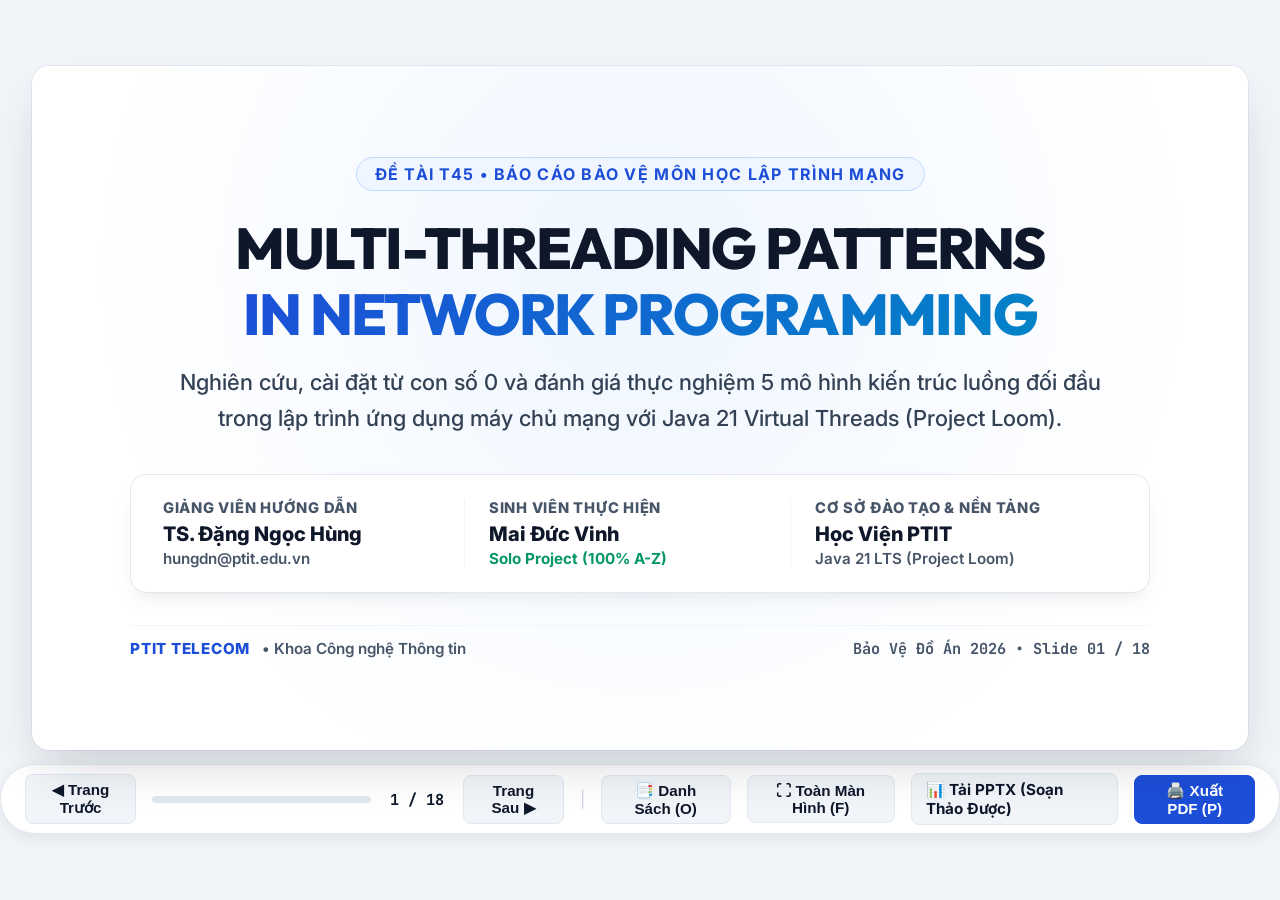
<file: docs/slides.html>
<!DOCTYPE html>
<html lang="vi">
<head>
    <meta charset="UTF-8">
    <meta name="viewport" content="width=device-width, initial-scale=1.0">
    <title>Báo Cáo Đề Tài T45: Multi-Threading Patterns in Network Programming - PTIT</title>
    <link rel="preconnect" href="https://fonts.googleapis.com">
    <link rel="preconnect" href="https://fonts.gstatic.com" crossorigin>
    <link href="https://fonts.googleapis.com/css2?family=Inter:wght@400;500;600;700;800&family=Outfit:wght@600;700;800&family=JetBrains+Mono:wght@500;700&display=swap" rel="stylesheet">
    <style>
        :root {
            --bg-page: #F1F5F9;
            --bg-slide: #FFFFFF;
            --text-main: #0F172A;
            --text-muted: #334155;
            --text-light: #475569;
            --primary: #1D4ED8;
            --primary-light: #EFF6FF;
            --accent-cyan: #0284C7;
            --accent-green: #059669;
            --accent-green-light: #ECFDF5;
            --accent-amber: #D97706;
            --accent-amber-light: #FFFBEB;
            --accent-rose: #E11D48;
            --accent-rose-light: #FFF1F2;
            --accent-purple: #7C3AED;
            --accent-purple-light: #F5F3FF;
            --border-color: #E2E8F0;
            --border-focus: #3B82F6;
            --card-shadow: 0 10px 25px -5px rgba(15, 23, 42, 0.06), 0 8px 10px -6px rgba(15, 23, 42, 0.04);
            --slide-ratio: 16 / 9;
        }

        * {
            box-sizing: border-box;
            margin: 0;
            padding: 0;
        }

        body {
            font-family: 'Inter', system-ui, -apple-system, sans-serif;
            background-color: var(--bg-page);
            color: var(--text-main);
            overflow: hidden;
            height: 100vh;
            width: 100vw;
            display: flex;
            flex-direction: column;
            justify-content: center;
            align-items: center;
            user-select: none;
        }

        /* KHUNG CHỨA SLIDE CHUẨN 16:9 */
        .slide-deck {
            position: relative;
            width: 95vw;
            max-width: 1720px;
            aspect-ratio: var(--slide-ratio);
            background: var(--bg-slide);
            border-radius: 18px;
            box-shadow: 0 25px 50px -12px rgba(15, 23, 42, 0.18), 0 0 0 1px var(--border-color);
            overflow: hidden;
            display: flex;
            flex-direction: column;
        }

        .slide {
            position: absolute;
            inset: 0;
            padding: 24px 44px 16px 44px;
            display: none;
            flex-direction: column;
            background: #FFFFFF;
            opacity: 0;
            transition: opacity 0.25s ease-in-out;
        }

        .slide.active {
            display: flex;
            opacity: 1;
            z-index: 10;
        }

        /* HEADER SLIDE */
        .slide-header {
            display: flex;
            justify-content: space-between;
            align-items: flex-start;
            margin-bottom: 10px;
            border-bottom: 2px solid #F1F5F9;
            padding-bottom: 8px;
        }

        .header-title-box {
            display: flex;
            flex-direction: column;
            gap: 4px;
        }

        .slide-badge {
            display: inline-flex;
            align-items: center;
            gap: 6px;
            font-size: 1.05rem;
            font-weight: 800;
            text-transform: uppercase;
            letter-spacing: 0.08em;
            color: var(--primary);
            background: var(--primary-light);
            padding: 5px 16px;
            border-radius: 9999px;
            width: fit-content;
            margin-bottom: 3px;
        }

        .slide-title {
            font-family: 'Outfit', sans-serif;
            font-size: 2.65rem;
            font-weight: 800;
            color: var(--text-main);
            letter-spacing: -0.02em;
            line-height: 1.15;
        }

        .slide-subtitle {
            font-size: 1.30rem;
            color: #1E293B;
            font-weight: 600;
        }

        .header-meta {
            font-family: 'JetBrains Mono', monospace;
            font-size: 1.15rem;
            font-weight: 800;
            color: #475569;
            background: #F8FAFC;
            padding: 6px 16px;
            border-radius: 8px;
            border: 1px solid var(--border-color);
        }

        /* NỘI DUNG CHÍNH CỦA SLIDE */
        .slide-content {
            flex: 1;
            display: flex;
            flex-direction: column;
            justify-content: flex-start;
            gap: 16px;
            min-height: 0;
            overflow: hidden;
        }

        /* BỐ CỤC LƯỚI & CỘT */
        .grid-2 {
            display: grid;
            grid-template-columns: 1fr 1fr;
            gap: 24px;
            align-items: stretch;
            flex: 1;
            min-height: 0;
            height: 100%;
        }

        .grid-3 {
            display: grid;
            grid-template-columns: repeat(3, 1fr);
            gap: 20px;
            align-items: stretch;
            flex: 1;
            min-height: 0;
            height: 100%;
        }

        .grid-4 {
            display: grid;
            grid-template-columns: repeat(4, 1fr);
            gap: 16px;
            flex: 1;
            min-height: 0;
        }

        .grid-5 {
            display: grid;
            grid-template-columns: repeat(5, 1fr);
            gap: 14px;
            flex: 1;
            min-height: 0;
        }

        /* CARDS GIAO DIỆN SÁNG CAO CẤP */
        .card {
            background: #FFFFFF;
            border: 1.5px solid var(--border-color);
            border-radius: 14px;
            padding: 16px 20px;
            box-shadow: var(--card-shadow);
            display: flex;
            flex-direction: column;
            gap: 10px;
            position: relative;
            height: 100%;
            min-height: 0;
        }

        .card.primary-accent {
            border-top: 5px solid var(--primary);
            background: linear-gradient(180deg, #F8FAFF 0%, #FFFFFF 30%);
        }

        .card.green-accent {
            border-top: 5px solid var(--accent-green);
            background: linear-gradient(180deg, #F0FDF4 0%, #FFFFFF 30%);
        }

        .card.rose-accent {
            border-top: 5px solid var(--accent-rose);
            background: linear-gradient(180deg, #FFF1F2 0%, #FFFFFF 30%);
        }

        .card.amber-accent {
            border-top: 5px solid var(--accent-amber);
            background: linear-gradient(180deg, #FFFBEB 0%, #FFFFFF 30%);
        }

        .card.purple-accent {
            border-top: 5px solid var(--accent-purple);
            background: linear-gradient(180deg, #FAF5FF 0%, #FFFFFF 30%);
        }

        .card-title {
            font-family: 'Outfit', sans-serif;
            font-size: 1.45rem;
            font-weight: 800;
            color: var(--text-main);
            display: flex;
            align-items: center;
            gap: 10px;
            line-height: 1.25;
        }

        .card-body {
            font-size: 1.15rem;
            color: #1E293B;
            font-weight: 500;
            line-height: 1.5;
            flex: 1;
            display: flex;
            flex-direction: column;
            gap: 8px;
        }

        .card-body ul {
            padding-left: 20px;
            display: flex;
            flex-direction: column;
            gap: 14px;
            flex: 1;
            justify-content: space-around;
        }

        .card-body li {
            font-size: 1.12rem;
            line-height: 1.55;
            color: #334155;
        }

        .card-body li strong {
            color: var(--text-main);
            font-weight: 800;
        }

        /* HIGHLIGHT CALLOUT BOX */
        .callout {
            background: #F8FAFC;
            border-left: 5px solid var(--primary);
            padding: 16px 22px;
            border-radius: 0 12px 12px 0;
            font-size: 1.12rem;
            color: #1E293B;
            font-weight: 500;
            line-height: 1.55;
            display: flex;
            align-items: flex-start;
            gap: 12px;
            margin-top: auto;
        }

        .callout.danger {
            background: var(--accent-rose-light);
            border-left-color: var(--accent-rose);
            color: #9F1239;
        }

        .callout.success {
            background: var(--accent-green-light);
            border-left-color: var(--accent-green);
            color: #065F46;
        }

        .callout.warning {
            background: var(--accent-amber-light);
            border-left-color: var(--accent-amber);
            color: #92400E;
        }

        /* METRIC BIG NUMBERS */
        .metric-banner {
            display: flex;
            align-items: center;
            justify-content: space-between;
            background: #F8FAFC;
            border: 1px solid var(--border-color);
            border-radius: 14px;
            padding: 18px 24px;
        }

        .metric-item {
            text-align: center;
            flex: 1;
        }

        .metric-value {
            font-family: 'Outfit', sans-serif;
            font-size: 2.3rem;
            font-weight: 800;
            color: var(--primary);
            line-height: 1.1;
        }

        .metric-value.green { color: var(--accent-green); }
        .metric-value.rose { color: var(--accent-rose); }
        .metric-value.purple { color: var(--accent-purple); }

        .metric-label {
            font-size: 0.92rem;
            font-weight: 700;
            color: #475569;
            text-transform: uppercase;
            letter-spacing: 0.05em;
            margin-top: 4px;
        }

        /* BẢNG BIỂU HIỂN THỊ DỮ LIỆU ĐẸP MẮT */
        .slide-table {
            width: 100%;
            border-collapse: collapse;
            font-size: 1.05rem;
            background: #FFFFFF;
            border-radius: 12px;
            overflow: hidden;
            box-shadow: 0 2px 8px rgba(0,0,0,0.03);
            border: 1.5px solid var(--border-color);
        }

        .slide-table th {
            background: #F8FAFC;
            color: var(--text-main);
            font-weight: 800;
            text-align: left;
            padding: 14px 18px;
            border-bottom: 2px solid var(--border-color);
            font-size: 1.12rem;
            text-transform: uppercase;
            letter-spacing: 0.04em;
        }

        .slide-table td {
            padding: 14px 18px;
            border-bottom: 1px solid #F1F5F9;
            color: #1E293B;
            font-weight: 500;
            vertical-align: middle;
            font-size: 1.15rem;
            line-height: 1.4;
        }

        .slide-table tr:last-child td {
            border-bottom: none;
        }

        .slide-table tr:hover td {
            background-color: #F8FAFC;
        }

        .slide-table .highlight-col {
            background-color: #F0FDF4;
            font-weight: 800;
            color: #166534;
        }

        /* THÀNH PHẦN ĐỒ HỌA TRỰC QUAN (VISUAL ARCHITECTURE & FLOWS) */
        .visual-arch-container {
            display: flex;
            flex-direction: column;
            gap: 16px;
            align-items: center;
            width: 100%;
        }

        .client-traffic-pill {
            display: flex;
            align-items: center;
            gap: 14px;
            background: linear-gradient(135deg, #1E40AF 0%, #0284C7 100%);
            color: #FFFFFF;
            padding: 12px 28px;
            border-radius: 9999px;
            box-shadow: 0 8px 20px rgba(30, 64, 175, 0.25);
            font-size: 1.05rem;
            max-width: 860px;
            width: 100%;
            justify-content: center;
        }

        .client-traffic-pill .pill-icon {
            font-size: 1.5rem;
        }

        .client-traffic-pill strong {
            font-family: 'Outfit', sans-serif;
            font-size: 1.15rem;
            letter-spacing: 0.02em;
        }

        .arch-branches {
            display: grid;
            grid-template-columns: repeat(5, 1fr);
            gap: 14px;
            width: 100%;
        }

        .arch-card {
            background: #FFFFFF;
            border: 1.5px solid var(--border-color);
            border-radius: 14px;
            padding: 16px 14px;
            display: flex;
            flex-direction: column;
            align-items: center;
            text-align: center;
            gap: 10px;
            box-shadow: var(--card-shadow);
            position: relative;
            transition: transform 0.2s;
        }

        .arch-card:hover {
            transform: translateY(-3px);
        }

        .arch-badge {
            font-size: 0.85rem;
            font-weight: 800;
            padding: 4px 10px;
            border-radius: 9999px;
            letter-spacing: 0.05em;
        }

        .arch-badge.gray { background: #F1F5F9; color: #475569; }
        .arch-badge.red { background: #FFF1F2; color: #E11D48; }
        .arch-badge.amber { background: #FFFBEB; color: #D97706; }
        .arch-badge.purple { background: #FAF5FF; color: #7C3AED; }
        .arch-badge.green { background: #ECFDF5; color: #059669; }

        .arch-title {
            font-family: 'Outfit', sans-serif;
            font-size: 1.15rem;
            font-weight: 800;
            color: var(--text-main);
            line-height: 1.25;
        }

        .arch-icon {
            font-size: 2.0rem;
            margin: 2px 0;
        }

        .arch-desc {
            font-size: 0.92rem;
            color: #334155;
            font-weight: 500;
            line-height: 1.45;
            flex: 1;
        }

        .arch-stat {
            font-family: 'Outfit', sans-serif;
            font-size: 1.02rem;
            font-weight: 800;
            padding: 6px 10px;
            border-radius: 8px;
            width: 100%;
            background: #F8FAFC;
            color: var(--text-main);
            border: 1px solid var(--border-color);
        }

        .arch-stat.green {
            background: #ECFDF5;
            color: #047857;
            border-color: #A7F3D0;
        }

        /* PIPELINE FLOW CARDS */
        .flow-pipeline {
            display: flex;
            align-items: center;
            justify-content: space-between;
            gap: 12px;
            background: #F8FAFC;
            padding: 16px 20px;
            border-radius: 14px;
            border: 1px solid var(--border-color);
            width: 100%;
        }

        .flow-step-box {
            flex: 1;
            background: #FFFFFF;
            border: 1px solid var(--border-color);
            border-radius: 10px;
            padding: 12px 14px;
            display: flex;
            flex-direction: column;
            gap: 4px;
            box-shadow: 0 2px 6px rgba(0,0,0,0.02);
            text-align: center;
        }

        .flow-step-box .step-tag {
            font-size: 0.85rem;
            font-weight: 800;
            color: var(--primary);
            text-transform: uppercase;
        }

        .flow-step-box .step-title {
            font-family: 'Outfit', sans-serif;
            font-size: 1.15rem;
            font-weight: 800;
            color: var(--text-main);
        }

        .flow-step-box .step-desc {
            font-size: 0.94rem;
            font-weight: 500;
            color: #334155;
        }

        .flow-arrow-icon {
            font-size: 1.4rem;
            color: #94A3B8;
            font-weight: 700;
        }

        /* BAR CHART SO SÁNH TRỰC QUAN */
        .visual-bar-chart {
            display: flex;
            flex-direction: column;
            gap: 12px;
            width: 100%;
            background: #FFFFFF;
            padding: 18px 24px;
            border-radius: 14px;
            border: 1.5px solid var(--border-color);
            box-shadow: var(--card-shadow);
        }

        .bar-chart-row {
            display: grid;
            grid-template-columns: 265px 1fr 165px;
            align-items: center;
            gap: 16px;
        }

        .bar-label {
            font-size: 1.12rem;
            font-weight: 700;
            color: var(--text-main);
            display: flex;
            align-items: center;
            gap: 8px;
        }

        .bar-track {
            background: #F1F5F9;
            height: 26px;
            border-radius: 8px;
            overflow: hidden;
            position: relative;
        }

        .bar-fill {
            height: 100%;
            border-radius: 8px;
            transition: width 0.3s ease;
        }

        .bar-fill.gray { background: #94A3B8; }
        .bar-fill.red { background: var(--accent-rose); }
        .bar-fill.amber { background: var(--accent-amber); }
        .bar-fill.purple { background: var(--accent-purple); }
        .bar-fill.green { background: linear-gradient(90deg, #10B981, #059669); }

        .bar-val {
            font-family: 'Outfit', sans-serif;
            font-size: 1.25rem;
            font-weight: 800;
            color: var(--text-main);
            text-align: right;
        }

        /* BENTO DESIGN SYSTEM */
        .bento-box {
            background: #FFFFFF;
            border: 1.5px solid var(--border-color);
            border-radius: 14px;
            padding: 16px 20px;
            box-shadow: var(--card-shadow);
            display: flex;
            flex-direction: column;
            gap: 10px;
            flex: 1;
            min-height: 0;
            transition: transform 0.2s, box-shadow 0.2s;
        }

        .bento-box.blue-theme {
            border-top: 5px solid var(--primary);
            background: linear-gradient(180deg, #F8FAFF 0%, #FFFFFF 25%);
        }

        .bento-box.rose-theme {
            border-top: 5px solid var(--accent-rose);
            background: linear-gradient(180deg, #FFF5F6 0%, #FFFFFF 25%);
        }

        .bento-box.green-theme {
            border-top: 5px solid var(--accent-green);
            background: linear-gradient(180deg, #F0FDF4 0%, #FFFFFF 25%);
        }

        .bento-box.amber-theme {
            border-top: 5px solid var(--accent-amber);
            background: linear-gradient(180deg, #FFFBEB 0%, #FFFFFF 25%);
        }

        .bento-box.purple-theme {
            border-top: 5px solid var(--accent-purple);
            background: linear-gradient(180deg, #FAF5FF 0%, #FFFFFF 25%);
        }

        .bento-header {
            display: flex;
            justify-content: space-between;
            align-items: center;
            border-bottom: 1px solid #F1F5F9;
            padding-bottom: 8px;
        }

        .bento-title-group {
            display: flex;
            align-items: center;
            gap: 12px;
        }

        .bento-icon {
            font-size: 1.8rem;
        }

        .bento-title {
            font-family: 'Outfit', sans-serif;
            font-size: 1.65rem;
            font-weight: 800;
            color: var(--text-main);
            line-height: 1.2;
        }

        .bento-subtitle {
            font-size: 1.12rem;
            color: #334155;
            font-weight: 600;
            margin-top: 2px;
        }

        .bento-badge {
            font-size: 0.98rem;
            font-weight: 800;
            padding: 5px 14px;
            border-radius: 9999px;
            letter-spacing: 0.05em;
            text-transform: uppercase;
        }

        .bento-badge.blue { background: #EFF6FF; color: #1D4ED8; border: 1px solid #BFDBFE; }
        .bento-badge.rose { background: #FFF1F2; color: #E11D48; border: 1px solid #FECDD3; }
        .bento-badge.green { background: #ECFDF5; color: #059669; border: 1px solid #A7F3D0; }
        .bento-badge.amber { background: #FFFBEB; color: #D97706; border: 1px solid #FDE68A; }
        .bento-badge.purple { background: #FAF5FF; color: #7C3AED; border: 1px solid #DDD6FE; }

        .diagram-strip {
            background: #F8FAFC;
            border: 1px solid var(--border-color);
            border-radius: 12px;
            padding: 12px 14px;
            display: flex;
            flex-direction: column;
            gap: 6px;
        }

        .strip-label {
            font-size: 0.96rem;
            font-weight: 800;
            color: #1E293B;
            text-transform: uppercase;
            letter-spacing: 0.05em;
        }

        .timeline-visual-modern {
            display: flex;
            height: 46px;
            border-radius: 8px;
            overflow: hidden;
            font-size: 1.02rem;
            font-weight: 800;
            color: #FFFFFF;
            text-align: center;
        }

        .time-block {
            display: flex;
            flex-direction: column;
            align-items: center;
            justify-content: center;
            line-height: 1.2;
        }

        .time-block.active {
            background: #10B981;
            padding: 0 14px;
            font-size: 0.92rem;
        }

        .time-block.active span {
            font-size: 0.78rem;
            font-weight: 700;
            opacity: 0.95;
        }

        .time-block.wait {
            background: repeating-linear-gradient(45deg, #F59E0B, #F59E0B 10px, #D97706 10px, #D97706 20px);
            flex: 1;
            font-size: 0.92rem;
            font-weight: 800;
            text-shadow: 0 1px 2px rgba(0,0,0,0.3);
        }

        .time-block.busy {
            background: linear-gradient(90deg, #E11D48, #BE123C);
            flex: 1;
            font-size: 0.94rem;
            font-weight: 800;
            text-shadow: 0 1px 2px rgba(0,0,0,0.3);
        }

        .bento-subgrid {
            display: grid;
            grid-template-columns: 1fr 1fr;
            gap: 12px;
        }

        .metric-callout-row {
            display: grid;
            grid-template-columns: 1fr 1fr;
            gap: 12px;
        }

        .metric-badge-box {
            background: #FFFFFF;
            border: 1.5px solid #CBD5E1;
            border-radius: 12px;
            padding: 8px 14px;
            display: flex;
            flex-direction: column;
            gap: 2px;
            box-shadow: 0 1px 3px rgba(0,0,0,0.03);
        }

        .metric-badge-box .m-val {
            font-family: 'Outfit', sans-serif;
            font-size: 2.35rem;
            font-weight: 800;
            line-height: 1.05;
            color: var(--primary);
        }

        .metric-badge-box.red .m-val { color: var(--accent-rose); }
        .metric-badge-box.green .m-val { color: var(--accent-green); }
        .metric-badge-box.amber .m-val { color: var(--accent-amber); }
        .metric-badge-box.purple .m-val { color: var(--accent-purple); }

        .metric-badge-box .m-lbl {
            font-size: 1.18rem;
            font-weight: 700;
            color: #1E293B;
            line-height: 1.3;
        }

        .sub-card {
            background: #F8FAFC;
            border: 1.5px solid #E2E8F0;
            border-radius: 10px;
            padding: 10px 14px;
            display: flex;
            align-items: flex-start;
            gap: 12px;
            transition: all 0.2s ease;
        }

        .sub-card:hover {
            background: #FFFFFF;
            border-color: #CBD5E1;
            box-shadow: 0 4px 12px rgba(0,0,0,0.04);
        }

        .sub-icon-badge {
            width: 38px;
            height: 38px;
            border-radius: 8px;
            display: flex;
            align-items: center;
            justify-content: center;
            font-size: 1.25rem;
            flex-shrink: 0;
        }

        .sub-icon-badge.blue { background: #EFF6FF; color: #1D4ED8; }
        .sub-icon-badge.rose { background: #FFF1F2; color: #E11D48; }
        .sub-icon-badge.green { background: #ECFDF5; color: #059669; }
        .sub-icon-badge.amber { background: #FFFBEB; color: #D97706; }
        .sub-icon-badge.purple { background: #FAF5FF; color: #7C3AED; }

        .sub-card-content {
            display: flex;
            flex-direction: column;
            gap: 3px;
        }

        .sub-card-content strong {
            font-size: 1.25rem;
            color: #0F172A;
            font-weight: 800;
        }

        .sub-card-content span {
            font-size: 1.22rem;
            color: #1E293B;
            font-weight: 500;
            line-height: 1.35;
        }

        .bento-footer-pill {
            padding: 8px 14px;
            border-radius: 8px;
            font-size: 1.10rem;
            font-weight: 700;
            line-height: 1.35;
            display: flex;
            align-items: center;
            gap: 8px;
            margin-top: auto;
        }

        .bento-footer-pill.blue { background: #EFF6FF; color: #1E40AF; border: 1px solid #BFDBFE; }
        .bento-footer-pill.rose { background: #FFF1F2; color: #9F1239; border: 1px solid #FECDD3; }
        .bento-footer-pill.green { background: #ECFDF5; color: #065F46; border: 1px solid #A7F3D0; }
        .bento-footer-pill.amber { background: #FFFBEB; color: #92400E; border: 1px solid #FDE68A; }
        .bento-footer-pill.purple { background: #FAF5FF; color: #5B21B6; border: 1px solid #DDD6FE; }

        .takeaway-banner {
            background: linear-gradient(90deg, #F8FAFC 0%, #EFF6FF 100%);
            border: 1.5px solid #BFDBFE;
            border-left: 6px solid var(--primary);
            border-radius: 12px;
            padding: 10px 18px;
            display: flex;
            align-items: center;
            gap: 14px;
            font-size: 1.22rem;
            font-weight: 600;
            color: #0F172A;
            line-height: 1.35;
            box-shadow: 0 2px 6px rgba(0,0,0,0.02);
            margin-top: auto;
        }

        .takeaway-icon {
            font-size: 1.6rem;
        }

        /* ĐỒ HỌA TRỰC QUAN DIỄN GIẢI CƠ CHẾ */
        .visual-diagram-card {
            background: #FFFFFF;
            border: 1.5px solid var(--border-color);
            border-radius: 14px;
            padding: 18px 20px;
            box-shadow: var(--card-shadow);
            display: flex;
            flex-direction: column;
            gap: 12px;
        }

        .timeline-visual {
            display: flex;
            height: 42px;
            border-radius: 8px;
            overflow: hidden;
            font-size: 0.92rem;
            font-weight: 800;
            color: #FFFFFF;
            text-align: center;
            line-height: 42px;
            margin: 8px 0;
            box-shadow: inset 0 2px 4px rgba(0,0,0,0.06);
        }

        .timeline-seg-active {
            background: #10B981;
            min-width: 60px;
        }

        .timeline-seg-waiting {
            background: repeating-linear-gradient(45deg, #F59E0B, #F59E0B 10px, #D97706 10px, #D97706 20px);
            flex: 1;
        }

        .timeline-seg-busy {
            background: #E11D48;
            flex: 1;
        }

        .memory-scale-container {
            display: flex;
            align-items: center;
            gap: 16px;
            background: #F8FAFC;
            padding: 16px;
            border-radius: 12px;
            border: 1px solid var(--border-color);
        }

        .memory-block-os {
            flex: 1;
            background: linear-gradient(135deg, #EF4444 0%, #B91C1C 100%);
            color: #FFFFFF;
            padding: 16px;
            border-radius: 10px;
            text-align: center;
            box-shadow: 0 4px 12px rgba(239, 68, 68, 0.25);
        }

        .memory-block-vt {
            width: 140px;
            background: linear-gradient(135deg, #10B981 0%, #047857 100%);
            color: #FFFFFF;
            padding: 16px 12px;
            border-radius: 10px;
            text-align: center;
            box-shadow: 0 4px 12px rgba(16, 185, 129, 0.25);
        }

        .valve-visual {
            display: grid;
            grid-template-columns: 1fr auto 1fr;
            gap: 12px;
            align-items: center;
            background: #F8FAFC;
            border: 1px solid var(--border-color);
            border-radius: 14px;
            padding: 16px 20px;
        }

        .valve-box {
            background: #FFFFFF;
            border-radius: 10px;
            padding: 14px;
            border: 1.5px solid var(--border-color);
            display: flex;
            flex-direction: column;
            gap: 6px;
            text-align: center;
        }

        .valve-box.safe { border-color: #10B981; background: #F0FDF4; }
        .valve-box.danger { border-color: #EF4444; background: #FEF2F2; }

        .conveyor-ring {
            display: flex;
            align-items: center;
            justify-content: center;
            gap: 10px;
            background: #FAF5FF;
            border: 1.5px solid #DDD6FE;
            border-radius: 14px;
            padding: 16px 20px;
        }

        .conveyor-slot {
            width: 52px;
            height: 52px;
            border-radius: 10px;
            background: #FFFFFF;
            border: 2px solid #8B5CF6;
            color: #6D28D9;
            font-weight: 800;
            display: flex;
            align-items: center;
            justify-content: center;
            font-size: 1.1rem;
            box-shadow: 0 2px 6px rgba(139, 92, 246, 0.15);
        }

        .conveyor-slot.active {
            background: #7C3AED;
            color: #FFFFFF;
            border-color: #5B21B6;
            transform: scale(1.08);
        }

        .mount-unmount-diagram {
            display: grid;
            grid-template-columns: 1fr 60px 1fr;
            gap: 12px;
            align-items: center;
            background: #F8FAFC;
            border: 1px solid var(--border-color);
            border-radius: 14px;
            padding: 16px;
        }

        .core-desk {
            background: #1E293B;
            color: #FFFFFF;
            border-radius: 10px;
            padding: 14px;
            text-align: center;
            display: flex;
            flex-direction: column;
            gap: 6px;
        }

        .waiting-couch {
            background: #ECFDF5;
            border: 2px dashed #10B981;
            color: #065F46;
            border-radius: 10px;
            padding: 14px;
            text-align: center;
            display: flex;
            flex-direction: column;
            gap: 6px;
        }

        /* PHẦN FOOTER CỦA SLIDE */
        .slide-footer {
            margin-top: auto;
            display: flex;
            justify-content: space-between;
            align-items: center;
            font-size: 0.95rem;
            color: #475569;
            border-top: 1px solid #F1F5F9;
            padding-top: 12px;
        }

        .footer-left {
            display: flex;
            align-items: center;
            gap: 12px;
            font-weight: 600;
        }

        .footer-logo {
            font-weight: 800;
            color: var(--primary);
            letter-spacing: 0.05em;
        }

        .footer-right {
            display: flex;
            align-items: center;
            gap: 16px;
            font-family: 'JetBrains Mono', monospace;
            font-weight: 700;
        }

        /* THANH ĐIỀU KHIỂN & TIẾN TRÌNH */
        .controls-bar {
            margin-top: 14px;
            display: flex;
            align-items: center;
            gap: 16px;
            background: #FFFFFF;
            padding: 8px 24px;
            border-radius: 9999px;
            box-shadow: 0 4px 16px rgba(0,0,0,0.08);
            border: 1px solid var(--border-color);
        }

        .btn-ctrl {
            background: #F1F5F9;
            border: 1px solid #E2E8F0;
            border-radius: 8px;
            padding: 6px 14px;
            font-size: 0.95rem;
            font-weight: 700;
            color: var(--text-main);
            cursor: pointer;
            transition: all 0.2s ease;
            display: inline-flex;
            align-items: center;
            gap: 6px;
        }

        .btn-ctrl:hover {
            background: var(--primary);
            color: #FFFFFF;
            border-color: var(--primary);
            transform: translateY(-1px);
        }

        .btn-ctrl.primary {
            background: var(--primary);
            color: #FFFFFF;
            border-color: var(--primary);
        }

        .btn-ctrl.primary:hover {
            background: #1E40AF;
        }

        .progress-container {
            width: 280px;
            height: 7px;
            background: #E2E8F0;
            border-radius: 9999px;
            overflow: hidden;
        }

        .progress-bar {
            height: 100%;
            width: 0%;
            background: linear-gradient(90deg, var(--primary), var(--accent-cyan));
            transition: width 0.25s ease;
        }

        .slide-counter {
            font-family: 'JetBrains Mono', monospace;
            font-size: 0.95rem;
            font-weight: 700;
            color: var(--text-main);
            min-width: 60px;
            text-align: center;
        }

        /* SLIDE COVER THIẾT KẾ ĐẶC BIỆT */
        .cover-slide {
            justify-content: center;
            align-items: center;
            text-align: center;
            background: radial-gradient(circle at 50% 30%, #EFF6FF 0%, #FFFFFF 70%);
            padding: 60px 80px;
        }

        .cover-badge {
            background: var(--primary-light);
            color: var(--primary);
            border: 1.5px solid #BFDBFE;
            font-size: 1rem;
            font-weight: 700;
            text-transform: uppercase;
            letter-spacing: 0.08em;
            padding: 6px 18px;
            border-radius: 9999px;
            margin-bottom: 24px;
            display: inline-block;
        }

        .cover-title {
            font-family: 'Outfit', sans-serif;
            font-size: 3.6rem;
            font-weight: 800;
            line-height: 1.15;
            color: #0F172A;
            margin-bottom: 18px;
            letter-spacing: -0.03em;
        }

        .cover-title span {
            background: linear-gradient(135deg, #1D4ED8 0%, #0284C7 100%);
            -webkit-background-clip: text;
            -webkit-text-fill-color: transparent;
        }

        .cover-desc {
            font-size: 1.38rem;
            color: #334155;
            max-width: 960px;
            line-height: 1.6;
            margin-bottom: 38px;
            font-weight: 500;
        }

        .cover-meta-grid {
            display: grid;
            grid-template-columns: repeat(3, 1fr);
            gap: 24px;
            width: 100%;
            max-width: 1020px;
            background: #FFFFFF;
            padding: 24px 32px;
            border-radius: 16px;
            border: 1.5px solid var(--border-color);
            box-shadow: var(--card-shadow);
        }

        .cover-meta-item {
            text-align: left;
            border-right: 1px solid #F1F5F9;
            padding-right: 16px;
        }

        .cover-meta-item:last-child {
            border-right: none;
            padding-right: 0;
        }

        .cover-meta-label {
            font-size: 0.92rem;
            font-weight: 800;
            text-transform: uppercase;
            color: #475569;
            letter-spacing: 0.05em;
        }

        .cover-meta-value {
            font-size: 1.25rem;
            font-weight: 800;
            color: var(--text-main);
            margin-top: 5px;
        }

        /* OVERVIEW GRID VIEW (MODAL) */
        .overview-overlay {
            position: fixed;
            inset: 0;
            background: rgba(15, 23, 42, 0.85);
            backdrop-filter: blur(8px);
            z-index: 1000;
            display: none;
            flex-direction: column;
            padding: 40px;
            overflow-y: auto;
        }

        .overview-overlay.active {
            display: flex;
        }

        .overview-header {
            display: flex;
            justify-content: space-between;
            align-items: center;
            color: #FFFFFF;
            margin-bottom: 24px;
        }

        .overview-grid {
            display: grid;
            grid-template-columns: repeat(auto-fill, minmax(280px, 1fr));
            gap: 20px;
        }

        .overview-thumb {
            background: #FFFFFF;
            border-radius: 12px;
            padding: 16px;
            aspect-ratio: var(--slide-ratio);
            display: flex;
            flex-direction: column;
            justify-content: space-between;
            cursor: pointer;
            transition: transform 0.2s, box-shadow 0.2s;
            border: 2px solid transparent;
        }

        .overview-thumb:hover {
            transform: scale(1.03);
            box-shadow: 0 10px 25px rgba(0,0,0,0.3);
            border-color: var(--primary);
        }

        .overview-thumb.current {
            border-color: #38BDF8;
            outline: 3px solid rgba(56, 189, 248, 0.4);
        }

        /* TỐI ƯU HÓA IN ẤN XUẤT PDF TRỌN VẸN (PRINT STYLES) */
        @media print {
            body {
                background: #FFFFFF !important;
                overflow: visible !important;
                height: auto !important;
                width: auto !important;
            }

            .controls-bar, .overview-overlay {
                display: none !important;
            }

            .slide-deck {
                width: 100% !important;
                max-width: none !important;
                box-shadow: none !important;
                border: none !important;
                border-radius: 0 !important;
                aspect-ratio: auto !important;
                overflow: visible !important;
            }

            .slide {
                position: relative !important;
                display: flex !important;
                opacity: 1 !important;
                page-break-after: always !important;
                break-after: page !important;
                width: 100vw !important;
                height: 100vh !important;
                padding: 40px 50px !important;
                -webkit-print-color-adjust: exact !important;
                print-color-adjust: exact !important;
            }

            @page {
                size: 16in 9in;
                margin: 0;
            }
        }
    </style>
</head>
<body>

    <!-- KHUNG TRÌNH CHIẾU SLIDE -->
    <main class="slide-deck" id="slideDeck">

        <!-- =================================================================== -->
        <!-- SLIDE 1: TRANG TIÊU ĐỀ BÁO CÁO -->
        <!-- =================================================================== -->
        <section class="slide cover-slide active" data-slide="1">
            <div class="cover-badge">ĐỀ TÀI T45 • BÁO CÁO BẢO VỆ MÔN HỌC LẬP TRÌNH MẠNG</div>
            <h1 class="cover-title">MULTI-THREADING PATTERNS<br><span>IN NETWORK PROGRAMMING</span></h1>
            <p class="cover-desc">Nghiên cứu, cài đặt từ con số 0 và đánh giá thực nghiệm 5 mô hình kiến trúc luồng đối đầu trong lập trình ứng dụng máy chủ mạng với Java 21 Virtual Threads (Project Loom).</p>
            
            <div class="cover-meta-grid">
                <div class="cover-meta-item">
                    <div class="cover-meta-label">Giảng Viên Hướng Dẫn</div>
                    <div class="cover-meta-value">TS. Đặng Ngọc Hùng</div>
                    <div style="font-size: 0.95rem; color: #475569; font-weight: 600; margin-top: 3px;">hungdn@ptit.edu.vn</div>
                </div>
                <div class="cover-meta-item">
                    <div class="cover-meta-label">Sinh Viên Thực Hiện</div>
                    <div class="cover-meta-value">Mai Đức Vinh</div>
                    <div style="font-size: 0.95rem; color: var(--accent-green); font-weight: 700; margin-top: 3px;">Solo Project (100% A-Z)</div>
                </div>
                <div class="cover-meta-item">
                    <div class="cover-meta-label">Cơ Sở Đào Tạo & Nền Tảng</div>
                    <div class="cover-meta-value">Học Viện PTIT</div>
                    <div style="font-size: 0.95rem; color: #475569; font-weight: 600; margin-top: 3px;">Java 21 LTS (Project Loom)</div>
                </div>
            </div>

            <div class="slide-footer" style="width: 100%; max-width: 1020px; margin-top: 32px;">
                <div class="footer-left"><span class="footer-logo">PTIT TELECOM</span> • Khoa Công nghệ Thông tin</div>
                <div class="footer-right">Bảo Vệ Đồ Án 2026 • Slide 01 / 18</div>
            </div>
        </section>

        <!-- =================================================================== -->
        <!-- SLIDE 2: BÀI TOÁN C10K & PHÂN LOẠI I/O-BOUND VS CPU-BOUND -->
        <!-- =================================================================== -->
        <section class="slide" data-slide="2">
            <header class="slide-header">
                <div class="header-title-box">
                    <span class="slide-badge">Bối Cảnh & Đặt Vấn Đề</span>
                    <h2 class="slide-title">Thách Thức C10K: Ranh Giới Giữa I/O-Bound & CPU-Bound</h2>
                    <p class="slide-subtitle">Bản chất của các ứng dụng mạng hiện đại và lý do kiến trúc đơn luồng sụp đổ</p>
                </div>
                <div class="header-meta">02 / 18</div>
            </header>

            <div class="slide-content">
                <div class="grid-2">
                    <!-- BENTO BOX 1: I/O-BOUND -->
                    <div class="bento-box blue-theme">
                        <div class="bento-header">
                            <div class="bento-title-group">
                                <span class="bento-icon">🌐</span>
                                <div>
                                    <div class="bento-title">Tác Vụ I/O-Bound</div>
                                    <div class="bento-subtitle">Đọc/Ghi Socket TCP, Database, Microservices</div>
                                </div>
                            </div>
                            <span class="bento-badge blue">80% — 90% TẢI MẠNG</span>
                        </div>

                        <!-- DIAGRAM STRIP -->
                        <div class="diagram-strip">
                            <div class="strip-label">CHUYỂN HÓA THỜI GIAN: 96% LÀ CHỜ ĐỢI (WAITING/BLOCKED)</div>
                            <div class="timeline-visual-modern">
                                <div class="time-block active">2ms<br><span>Đọc Socket</span></div>
                                <div class="time-block wait">⏸️ 100ms CHỜ GÓI TIN MẠNG / CSDL (CPU RẢNH 0%)</div>
                                <div class="time-block active">2ms<br><span>Gửi Data</span></div>
                            </div>
                        </div>

                        <!-- METRIC CALLOUT -->
                        <div class="metric-callout-row">
                            <div class="metric-badge-box">
                                <span class="m-val">~96%</span>
                                <span class="m-lbl">Thời gian CPU rảnh rỗi chờ I/O mạng</span>
                            </div>
                            <div class="metric-badge-box">
                                <span class="m-val">1 MB</span>
                                <span class="m-lbl">RAM lãng phí / luồng OS bị Blocked</span>
                            </div>
                        </div>

                        <!-- 2 SUB-CARDS (TRỌNG TÂM & RÕ RÀNG) -->
                        <div class="bento-subgrid">
                            <div class="sub-card">
                                <div class="sub-icon-badge blue">💤</div>
                                <div class="sub-card-content">
                                    <strong>Lãng Phí Stack 1MB</strong>
                                    <span>CPU nhàn rỗi 96% nhưng vẫn giam cứng 1MB RAM/luồng chỉ để đứng chờ mạng.</span>
                                </div>
                            </div>
                            <div class="sub-card">
                                <div class="sub-icon-badge blue">🧱</div>
                                <div class="sub-card-content">
                                    <strong>Nghẽn C10K Sập Máy Chủ</strong>
                                    <span>10,000 kết nối ngốn tới 10GB RAM chỉ để ngủ đông, làm kiệt quệ hệ thống.</span>
                                </div>
                            </div>
                        </div>

                        <!-- ANCHORED TAKEAWAY -->
                        <div class="bento-footer-pill blue">
                            🚀 <strong>Sân khấu chính:</strong> Nơi Thread Pool & Virtual Threads giải phóng sức mạnh máy chủ
                        </div>
                    </div>

                    <!-- BENTO BOX 2: CPU-BOUND -->
                    <div class="bento-box rose-theme">
                        <div class="bento-header">
                            <div class="bento-title-group">
                                <span class="bento-icon">⚙️</span>
                                <div>
                                    <div class="bento-title">Tác Vụ CPU-Bound</div>
                                    <div class="bento-subtitle">Mã hóa SSL/TLS, Nén dữ liệu gzip, Thuật toán</div>
                                </div>
                            </div>
                            <span class="bento-badge rose">10% — 20% TẢI MẠNG</span>
                        </div>

                        <!-- DIAGRAM STRIP -->
                        <div class="diagram-strip">
                            <div class="strip-label">CHUYỂN HÓA THỜI GIAN: 100% XUNG NHỊP LIÊN TỤC</div>
                            <div class="timeline-visual-modern">
                                <div class="time-block busy">🔥 TÍNH TOÁN LIÊN TỤC 100% CÔNG SUẤT LÕI CPU (KHÔNG NGHỈ)</div>
                            </div>
                        </div>

                        <!-- METRIC CALLOUT -->
                        <div class="metric-callout-row">
                            <div class="metric-badge-box red">
                                <span class="m-val">100%</span>
                                <span class="m-lbl">Xung nhịp CPU hoạt động tối đa</span>
                            </div>
                            <div class="metric-badge-box red">
                                <span class="m-val">N Lõi</span>
                                <span class="m-lbl">Trần cứng giới hạn bởi số core vật lý</span>
                            </div>
                        </div>

                        <!-- 2 SUB-CARDS -->
                        <div class="bento-subgrid">
                            <div class="sub-card">
                                <div class="sub-icon-badge rose">🧱</div>
                                <div class="sub-card-content">
                                    <strong>Trần Lõi Vật Lý (N Core)</strong>
                                    <span>Tốc độ phụ thuộc tuyệt đối vào số core CPU; không thể tăng tốc bằng cách đẻ thêm luồng.</span>
                                </div>
                            </div>
                            <div class="sub-card">
                                <div class="sub-icon-badge rose">🔄</div>
                                <div class="sub-card-content">
                                    <strong>Tổn Thất Đổi Ngữ Cảnh</strong>
                                    <span>Quá nhiều luồng tranh chấp khiến CPU mất >70% công suất chỉ để tráo Cache L1/L2.</span>
                                </div>
                            </div>
                        </div>

                        <!-- ANCHORED TAKEAWAY -->
                        <div class="bento-footer-pill rose">
                            🛡️ <strong>Cảnh báo thiết kế:</strong> Không thể tăng tốc CPU-Bound bằng cách đẻ thêm luồng
                        </div>
                    </div>
                </div>

                <!-- FULL-WIDTH BOTTOM TAKEAWAY -->
                <div class="takeaway-banner">
                    <span class="takeaway-icon">💡</span>
                    <div><strong>KẾT LUẬN KIẾN TRÚC:</strong> Hệ thống máy chủ mạng hiện đại phải tối ưu hóa triệt để cho tác vụ <strong>I/O-Bound (hơn 95% thời gian chờ mạng)</strong> thay vì tăng số lượng luồng vô tội vạ!</div>
                </div>
            </div>

            <footer class="slide-footer">
                <div class="footer-left"><span class="footer-logo">T45</span> • Multi-Threading Patterns in Network Programming</div>
                <div class="footer-right">Slide 02 / 18</div>
            </footer>
        </section>

        <!-- =================================================================== -->
        <!-- SLIDE 3: BẢN CHẤT TẦNG THẤP CỦA OS PLATFORM THREAD -->
        <!-- =================================================================== -->
        <section class="slide" data-slide="3">
            <header class="slide-header">
                <div class="header-title-box">
                    <span class="slide-badge">Kiến Trúc Tầng Thấp</span>
                    <h2 class="slide-title">Bản Chất Tầng Thấp Của Luồng Hệ Điều Hành (OS Thread)</h2>
                    <p class="slide-subtitle">Sự chênh lệch khổng lồ giữa tài nguyên của luồng hệ thống và một tác vụ mạng nhỏ</p>
                </div>
                <div class="header-meta">03 / 18</div>
            </header>

            <div class="slide-content">
                <div class="memory-scale-container" style="padding: 10px 18px;">
                    <div class="memory-block-os" style="padding: 10px 16px;">
                        <div style="font-size: 1.2rem; font-weight: 800;">🏢 1 LUỒNG HỆ ĐIỀU HÀNH (OS THREAD)</div>
                        <div style="font-size: 1.95rem; font-weight: 800; margin: 4px 0;">~1,000,000 BYTES (1 MB RAM)</div>
                        <div style="font-size: 0.94rem; font-weight: 600; opacity: 0.95;">Phải cấp riêng 1 phòng làm việc 1MB + Thẻ quản lý Kernel + Đăng ký điều phối</div>
                    </div>
                    
                    <div style="font-size: 1.6rem; color: #64748B; font-weight: 800;">VS</div>

                    <div class="memory-block-vt" style="padding: 10px 12px;">
                        <div style="font-size: 1.0rem; font-weight: 800;">TÁC VỤ CLIENT</div>
                        <div style="font-size: 1.5rem; font-weight: 800; margin: 3px 0;">~500 BYTES</div>
                        <div style="font-size: 0.88rem; font-weight: 600; opacity: 0.95;">Chỉ cần đọc 1 chuỗi ký tự</div>
                    </div>
                </div>

                <div class="grid-2" style="margin-top: 6px;">
                    <!-- BENTO BOX 1 -->
                    <div class="bento-box blue-theme" style="padding: 16px 20px; gap: 10px;">
                        <div class="bento-header" style="padding-bottom: 8px;">
                            <div class="bento-title-group">
                                <span class="bento-icon">📦</span>
                                <div>
                                    <div class="bento-title">Sự Lãng Phí Khi Bùng Nổ Kết Nối</div>
                                    <div class="bento-subtitle">Chi phí bộ nhớ Stack và độ trễ khởi tạo cấp hệ điều hành</div>
                                </div>
                            </div>
                            <span class="bento-badge blue">1 MB / LUỒNG OS</span>
                        </div>

                        <div class="metric-callout-row">
                            <div class="metric-badge-box">
                                <span class="m-val">2.0 GB</span>
                                <span class="m-lbl">RAM giam cầm cứng khi có 2,000 kết nối</span>
                            </div>
                            <div class="metric-badge-box">
                                <span class="m-val">10 Tấn</span>
                                <span class="m-lbl">Ẩn dụ: Xe tải 10 tấn chở 1 bức thư tay</span>
                            </div>
                        </div>

                        <div class="bento-subgrid">
                            <div class="sub-card">
                                <div class="sub-icon-badge blue">🚚</div>
                                <div class="sub-card-content">
                                    <strong>Ẩn Dụ Thực Tế</strong>
                                    <span>Cấp riêng cả phòng làm việc 1MB chỉ để xử lý vài chục bytes văn bản nhỏ.</span>
                                </div>
                            </div>
                            <div class="sub-card">
                                <div class="sub-icon-badge blue">⏱️</div>
                                <div class="sub-card-content">
                                    <strong>Phí Khởi Tạo Kernel</strong>
                                    <span>Mỗi lần sinh luồng mới phải qua System Call xin phép nhân OS, gây trễ mạng.</span>
                                </div>
                            </div>
                        </div>

                        <div class="bento-footer-pill blue" style="padding: 8px 14px;">
                            💡 <strong>Hậu quả:</strong> Bộ nhớ máy chủ cạn kiệt rất nhanh dù CPU hầu như không phải tính toán
                        </div>
                    </div>

                    <!-- BENTO BOX 2 -->
                    <div class="bento-box rose-theme" style="padding: 16px 20px; gap: 10px;">
                        <div class="bento-header" style="padding-bottom: 8px;">
                            <div class="bento-title-group">
                                <span class="bento-icon">💣</span>
                                <div>
                                    <div class="bento-title">Nguy Cơ Chạm Trần & Sập Máy Chủ</div>
                                    <div class="bento-subtitle">Giới hạn an toàn của hệ điều hành và thảm họa sập dịch vụ</div>
                                </div>
                            </div>
                            <span class="bento-badge rose">CRITICAL LIMIT</span>
                        </div>

                        <div class="metric-callout-row">
                            <div class="metric-badge-box red">
                                <span class="m-val">OOM</span>
                                <span class="m-lbl">unable to create native thread</span>
                            </div>
                            <div class="metric-badge-box red">
                                <span class="m-val">Kernel Max</span>
                                <span class="m-lbl">Hạn mức luồng tối đa của hệ điều hành</span>
                            </div>
                        </div>

                        <div class="bento-subgrid">
                            <div class="sub-card">
                                <div class="sub-icon-badge rose">🛑</div>
                                <div class="sub-card-content">
                                    <strong>Hạn Mức Bảo Vệ OS</strong>
                                    <span>Hệ điều hành chặn không cho cấp thêm luồng để tránh treo toàn bộ máy tính.</span>
                                </div>
                            </div>
                            <div class="sub-card">
                                <div class="sub-icon-badge rose">💥</div>
                                <div class="sub-card-content">
                                    <strong>Sập Hệ Thống Tức Thì</strong>
                                    <span>Ứng dụng ném ngoại lệ dừng đột ngột, ngắt kết nối của toàn bộ người dùng đang online.</span>
                                </div>
                            </div>
                        </div>

                        <div class="bento-footer-pill rose" style="padding: 8px 14px;">
                            🛡️ <strong>Kết luận:</strong> Tuyệt đối không được phục vụ hàng ngàn client bằng cách đẻ luồng vô hạn
                        </div>
                    </div>
                </div>

                <!-- FULL-WIDTH TAKEAWAY -->
                <div class="takeaway-banner">
                    <span class="takeaway-icon">🏢</span>
                    <div><strong>BÀI HỌC CỐT LÕI:</strong> Luồng hệ điều hành được thiết kế như những <strong>công nhân hạng nặng (Heavyweight)</strong>, hoàn toàn không phù hợp để ánh xạ trực tiếp 1-1 với các kết nối mạng siêu nhẹ!</div>
                </div>
            </div>

            <footer class="slide-footer">
                <div class="footer-left"><span class="footer-logo">T45</span> • Multi-Threading Patterns in Network Programming</div>
                <div class="footer-right">Slide 03 / 18</div>
            </footer>
        </section>

        <!-- =================================================================== -->
        <!-- SLIDE 4: HIỂM HỌA CHUYỂN NGỮ CẢNH (CONTEXT SWITCHING) -->
        <!-- =================================================================== -->
        <section class="slide" data-slide="4">
            <header class="slide-header">
                <div class="header-title-box">
                    <span class="slide-badge">Hiệu Năng Phần Cứng</span>
                    <h2 class="slide-title">Hiểm Họa Chuyển Ngữ Cảnh (Context Switching)</h2>
                    <p class="slide-subtitle">Vòng xoay lãng phí năng lượng khi thời gian tráo đổi luồng vượt qua thời gian làm việc</p>
                </div>
                <div class="header-meta">04 / 18</div>
            </header>

            <div class="slide-content">
                <div class="flow-pipeline" style="background: #FFF1F2; border-color: #FECDD3;">
                    <div class="flow-step-box" style="border-color: #FDA4AF;">
                        <span class="step-tag" style="color: var(--accent-rose);">BƯỚC 1</span>
                        <div class="step-title">Ngắt Luồng Đang Chạy</div>
                        <div class="step-desc">Hệ điều hành ngắt Luồng A, cất dữ liệu dở dang vào RAM</div>
                    </div>
                    <div class="flow-arrow-icon" style="color: var(--accent-rose);">➔</div>
                    <div class="flow-step-box" style="border-color: #FDA4AF; background: #FFF5F5;">
                        <span class="step-tag" style="color: var(--accent-rose);">BƯỚC 2 (TỔN THẤT LỚN)</span>
                        <div class="step-title">Xóa Sạch Cache CPU</div>
                        <div class="step-desc">Bộ nhớ đệm siêu tốc L1/L2 của CPU bị dọn sạch để nhường chỗ</div>
                    </div>
                    <div class="flow-arrow-icon" style="color: var(--accent-rose);">➔</div>
                    <div class="flow-step-box" style="border-color: #FDA4AF;">
                        <span class="step-tag" style="color: var(--accent-rose);">BƯỚC 3</span>
                        <div class="step-title">Nạp Luồng Mới Vào</div>
                        <div class="step-desc">Nạp dữ liệu Luồng B từ RAM chậm chạp vào CPU để chạy tiếp</div>
                    </div>
                </div>

                <div class="grid-2" style="margin-top: 8px;">
                    <!-- BENTO BOX 1 -->
                    <div class="bento-box rose-theme">
                        <div class="bento-header">
                            <div class="bento-title-group">
                                <span class="bento-icon">📉</span>
                                <div>
                                    <div class="bento-title">Nghẽn Bão Hòa Hiệu Năng</div>
                                    <div class="bento-subtitle">Hiện tượng Thrashing khi CPU chỉ lo đổi công nhân</div>
                                </div>
                            </div>
                            <span class="bento-badge rose">> 70% CPU LÃNG PHÍ</span>
                        </div>

                        <div class="metric-callout-row">
                            <div class="metric-badge-box red">
                                <span class="m-val">100%</span>
                                <span class="m-lbl">Chỉ số CPU vọt đỉnh do tranh chấp</span>
                            </div>
                            <div class="metric-badge-box red">
                                <span class="m-val">0 RPS</span>
                                <span class="m-lbl">Tiến độ công việc thực tế bị đóng băng</span>
                            </div>
                        </div>

                        <div class="bento-subgrid">
                            <div class="sub-card">
                                <div class="sub-icon-badge rose">⚡</div>
                                <div class="sub-card-content">
                                    <strong>Xóa Trúng Cache L1/L2</strong>
                                    <span>Bộ nhớ đệm siêu tốc bị hủy sạch mỗi lần tráo đổi luồng làm mất dữ liệu gần.</span>
                                </div>
                            </div>
                            <div class="sub-card">
                                <div class="sub-icon-badge rose">🐢</div>
                                <div class="sub-card-content">
                                    <strong>Nạp Lại Từ RAM Chậm Chạp</strong>
                                    <span>CPU phải chờ đợi hàng trăm chu kỳ xung nhịp để kéo ngữ cảnh luồng mới vào lõi.</span>
                                </div>
                            </div>
                        </div>

                        <div class="bento-footer-pill rose">
                            ⚠️ <strong>Bi kịch:</strong> Máy chủ gào rú 100% CPU nhưng người dùng lại bị treo màn hình!
                        </div>
                    </div>

                    <!-- BENTO BOX 2 -->
                    <div class="bento-box amber-theme">
                        <div class="bento-header">
                            <div class="bento-title-group">
                                <span class="bento-icon">🎯</span>
                                <div>
                                    <div class="bento-title">Quy Tắc Vàng Thiết Kế Hệ Thống</div>
                                    <div class="bento-subtitle">Chiến lược kiểm soát luồng giải cứu máy chủ mạng</div>
                                </div>
                            </div>
                            <span class="bento-badge amber">KIẾN TRÚC TỐI ƯU</span>
                        </div>

                        <div class="metric-callout-row">
                            <div class="metric-badge-box amber">
                                <span class="m-val">Threads ≈ Cores</span>
                                <span class="m-lbl">Nguyên tắc số luồng tương đương lõi CPU</span>
                            </div>
                            <div class="metric-badge-box amber">
                                <span class="m-val">2 Giải Pháp</span>
                                <span class="m-lbl">Thread Pool & Virtual Threads</span>
                            </div>
                        </div>

                        <div class="bento-subgrid">
                            <div class="sub-card">
                                <div class="sub-icon-badge amber">🏢</div>
                                <div class="sub-card-content">
                                    <strong>Hồ Luồng Kiểm Soát (Pool)</strong>
                                    <span>Cố định số lượng công nhân và cho tác vụ xếp hàng đợi ngăn chặn nghẽn CPU.</span>
                                </div>
                            </div>
                            <div class="sub-card">
                                <div class="sub-icon-badge amber">🍃</div>
                                <div class="sub-card-content">
                                    <strong>Luồng Ảo Java 21</strong>
                                    <span>Chuyển quyền điều phối luồng từ Kernel OS về máy ảo JVM để triệt tiêu chi phí.</span>
                                </div>
                            </div>
                        </div>

                        <div class="bento-footer-pill amber">
                            🚀 <strong>Mục tiêu:</strong> Tối đa hóa công suất CPU mà không phải trả phí chuyển ngữ cảnh của OS
                        </div>
                    </div>
                </div>

                <!-- FULL-WIDTH TAKEAWAY -->
                <div class="takeaway-banner">
                    <span class="takeaway-icon">🎯</span>
                    <div><strong>BẢN CHẤT KỸ THUẬT:</strong> Đừng bao giờ nhầm lẫn giữa <strong>"nhiều luồng"</strong> và <strong>"chạy nhanh"</strong>. Số luồng vượt quá năng lực phần cứng chỉ tạo ra vòng xoáy lãng phí năng lượng vô ích!</div>
                </div>
            </div>

            <footer class="slide-footer">
                <div class="footer-left"><span class="footer-logo">T45</span> • Multi-Threading Patterns in Network Programming</div>
                <div class="footer-right">Slide 04 / 18</div>
            </footer>
        </section>

        <!-- =================================================================== -->
        <!-- SLIDE 5: TỔNG QUAN 5 MÔ HÌNH LUỒNG ĐỐI ĐẦU -->
        <!-- =================================================================== -->
        <section class="slide" data-slide="5">
            <header class="slide-header">
                <div class="header-title-box">
                    <span class="slide-badge">Kiến Trúc Đề Tài</span>
                    <h2 class="slide-title">Tổng Quan 5 Mô Hình Luồng Đối Đầu Trong Dự Án</h2>
                    <p class="slide-subtitle">Bản đồ kiến trúc 5 chiến lược xử lý kết nối Socket được cài đặt độc lập</p>
                </div>
                <div class="header-meta">05 / 18</div>
            </header>

            <div class="slide-content">
                <div class="visual-arch-container">
                    <div class="client-traffic-pill">
                        <span class="pill-icon">🌐</span>
                        <div>
                            <strong>LUỒNG KẾT NỐI MẠNG ĐỒNG THỜI TỪ CLIENTS</strong>
                            <span style="opacity: 0.85; font-size: 0.85rem; margin-left: 8px;">(Hàng nghìn yêu cầu Socket/HTTP gửi tới máy chủ cùng lúc)</span>
                        </div>
                    </div>

                    <div style="font-size: 1.2rem; color: #94A3B8; margin: -6px 0;">▼ Phân nhánh chiến lược điều phối ▼</div>

                    <div class="arch-branches">
                        <div class="arch-card">
                            <span class="arch-badge gray">MODE 1</span>
                            <div class="arch-icon">👤</div>
                            <div class="arch-title">Đơn Luồng Tuần Tự</div>
                            <div class="arch-desc">1 luồng duy nhất. Kết nối sau bị giam trong hàng đợi TCP.</div>
                            <div class="arch-stat">~9.8 RPS • Chờ lâu</div>
                        </div>

                        <div class="arch-card" style="border-top: 4px solid var(--accent-rose);">
                            <span class="arch-badge red">MODE 2</span>
                            <div class="arch-icon">👥</div>
                            <div class="arch-title">Mỗi Kết Nối 1 Luồng</div>
                            <div class="arch-desc">Cứ có khách là đẻ luồng mới. Bùng nổ RAM, dễ sập máy chủ.</div>
                            <div class="arch-stat">~285 RPS • Dễ OOM</div>
                        </div>

                        <div class="arch-card" style="border-top: 4px solid var(--accent-amber);">
                            <span class="arch-badge amber">MODE 3</span>
                            <div class="arch-icon">🏢</div>
                            <div class="arch-title">Worker Thread Pool</div>
                            <div class="arch-desc">Ghế chờ 1,000 chỗ + 16 Luồng cố định. An toàn tài nguyên.</div>
                            <div class="arch-stat">~152 RPS • Ổn định</div>
                        </div>

                        <div class="arch-card" style="border-top: 4px solid var(--accent-purple);">
                            <span class="arch-badge purple">MODE 5</span>
                            <div class="arch-icon">⚙️</div>
                            <div class="arch-title">Custom Thread Pool</div>
                            <div class="arch-desc">Tự viết mảng vòng O(1) & ngủ đông không dùng thư viện ngoài.</div>
                            <div class="arch-stat" style="color: var(--accent-purple);">~148 RPS • 30% Sáng</div>
                        </div>

                        <div class="arch-card" style="border-top: 4px solid var(--accent-green); background: #F0FDF4;">
                            <span class="arch-badge green">MODE 4</span>
                            <div class="arch-icon">🚀</div>
                            <div class="arch-title">Virtual Threads</div>
                            <div class="arch-desc">Luồng ảo siêu nhẹ ở User-space. 1,000 khách chỉ tốn 16 luồng thật.</div>
                            <div class="arch-stat green">~1,145+ RPS • Vượt trội</div>
                        </div>
                    </div>
                </div>
            </div>

            <footer class="slide-footer">
                <div class="footer-left"><span class="footer-logo">T45</span> • Multi-Threading Patterns in Network Programming</div>
                <div class="footer-right">Slide 05 / 18</div>
            </footer>
        </section>

        <!-- =================================================================== -->
        <!-- SLIDE 6: MODE 1 - ITERATIVE SINGLE-THREAD (BASELINE) -->
        <!-- =================================================================== -->
        <section class="slide" data-slide="6">
            <header class="slide-header">
                <div class="header-title-box">
                    <span class="slide-badge">Mode 1 • Mốc Đối Chứng</span>
                    <h2 class="slide-title">Mode 1: Mô Hình Đơn Luồng Xử Lý Tuần Tự</h2>
                    <p class="slide-subtitle">Nguyên lý "Một người phục vụ tất cả" và hiện tượng nghẽn mạng dây chuyền</p>
                </div>
                <div class="header-meta">06 / 18</div>
            </header>

            <div class="slide-content">
                <div class="flow-pipeline" style="margin-bottom: 8px;">
                    <div class="flow-step-box">
                        <span class="step-tag">BƯỚC 1</span>
                        <div class="step-title">🚪 Mở Cửa Đón Khách</div>
                        <div class="step-desc">Tiếp nhận kết nối đầu tiên (Khách 1)</div>
                    </div>
                    <div class="flow-arrow-icon">➔</div>
                    <div class="flow-step-box" style="border-color: #E11D48; background: #FFF1F2;">
                        <span class="step-tag" style="color: #E11D48;">BƯỚC 2 (KHÓA CHẶT)</span>
                        <div class="step-title">🔒 Phục Vụ Trọn Gói 100ms</div>
                        <div class="step-desc">Trong suốt lúc này, cửa ra vào bị khóa chặt!</div>
                    </div>
                    <div class="flow-arrow-icon">➔</div>
                    <div class="flow-step-box">
                        <span class="step-tag">BƯỚC 3</span>
                        <div class="step-title">🏁 Xong Mới Mở Cửa</div>
                        <div class="step-desc">Đóng kết nối cũ, mở đón khách tiếp theo</div>
                    </div>
                </div>

                <div class="grid-2">
                    <!-- BENTO BOX 1 -->
                    <div class="bento-box rose-theme">
                        <div class="bento-header">
                            <div class="bento-title-group">
                                <span class="bento-icon">🛑</span>
                                <div>
                                    <div class="bento-title">Kẹt Xe Dây Chuyền (Head-of-Line Blocking)</div>
                                    <div class="bento-subtitle">Hiện tượng một kết nối chặn toàn bộ hệ thống</div>
                                </div>
                            </div>
                            <span class="bento-badge rose">NGHẼN CỔ CHAI</span>
                        </div>

                        <div class="metric-callout-row">
                            <div class="metric-badge-box red">
                                <span class="m-val">9.8 RPS</span>
                                <span class="m-lbl">Thông lượng rơi xuống đáy do phục vụ lần lượt</span>
                            </div>
                            <div class="metric-badge-box red">
                                <span class="m-val">3,000 ms</span>
                                <span class="m-lbl">Tổng độ trễ tích lũy khi có 30 kết nối nối đuôi</span>
                            </div>
                        </div>

                        <div class="bento-subgrid">
                            <div class="sub-card">
                                <div class="sub-icon-badge rose">🚪</div>
                                <div class="sub-card-content">
                                    <strong>Giam Cầm TCP Backlog</strong>
                                    <span>Khách 1 đang phục vụ, 29 khách còn lại bị giam ngoài hàng đợi mạng của OS.</span>
                                </div>
                            </div>
                            <div class="sub-card">
                                <div class="sub-icon-badge rose">💤</div>
                                <div class="sub-card-content">
                                    <strong>Lãng Phí 99% Năng Lực</strong>
                                    <span>1 luồng bị treo chờ I/O mạng 100ms, toàn bộ máy tính bị kéo tụt theo.</span>
                                </div>
                            </div>
                        </div>

                        <div class="bento-footer-pill rose">
                            ⚠️ <strong>Hạn chế:</strong> Chỉ cần 1 khách mạng chậm (Slowloris), toàn bộ máy chủ tê liệt!
                        </div>
                    </div>

                    <!-- BENTO BOX 2 -->
                    <div class="bento-box blue-theme">
                        <div class="bento-header">
                            <div class="bento-title-group">
                                <span class="bento-icon">💡</span>
                                <div>
                                    <div class="bento-title">Ý Nghĩa Khoa Học Trong Đề Tài</div>
                                    <div class="bento-subtitle">Mốc đối chứng cơ bản và tư duy thiết kế đơn luồng</div>
                                </div>
                            </div>
                            <span class="bento-badge blue">BASELINE CHUẨN</span>
                        </div>

                        <div class="metric-callout-row">
                            <div class="metric-badge-box">
                                <span class="m-val">1 Thread</span>
                                <span class="m-lbl">Chỉ dùng duy nhất 1 luồng OS xuyên suốt</span>
                            </div>
                            <div class="metric-badge-box">
                                <span class="m-val">0 Lock</span>
                                <span class="m-lbl">Không lo tranh chấp bộ nhớ hay Deadlock</span>
                            </div>
                        </div>

                        <div class="bento-subgrid">
                            <div class="sub-card">
                                <div class="sub-icon-badge blue">📏</div>
                                <div class="sub-card-content">
                                    <strong>Thước Đo Chuẩn Mực</strong>
                                    <span>Làm mốc đối chứng khoa học để đo lường mức bứt phá của 4 mô hình đa luồng.</span>
                                </div>
                            </div>
                            <div class="sub-card">
                                <div class="sub-icon-badge blue">📉</div>
                                <div class="sub-card-content">
                                    <strong>Đánh Đổi Trải Nghiệm</strong>
                                    <span>Chi phí CPU và RAM cực thấp nhưng không thể đáp ứng môi trường mạng hiện đại.</span>
                                </div>
                            </div>
                        </div>

                        <div class="bento-footer-pill blue">
                            🎯 <strong>Đúc kết:</strong> Đơn luồng chỉ thích hợp cho script cục bộ, tối kỵ cho server đồng thời
                        </div>
                    </div>
                </div>

                <!-- FULL-WIDTH TAKEAWAY -->
                <div class="takeaway-banner">
                    <span class="takeaway-icon">💡</span>
                    <div><strong>BÀI HỌC THIẾT KẾ:</strong> Mô hình tuần tự thất bại không phải vì thiếu CPU, mà vì <strong>thời gian chờ I/O mạng của người trước</strong> biến thành <strong>thời gian chờ đợi của người sau</strong>!</div>
                </div>
            </div>

            <footer class="slide-footer">
                <div class="footer-left"><span class="footer-logo">T45</span> • Multi-Threading Patterns in Network Programming</div>
                <div class="footer-right">Slide 06 / 18</div>
            </footer>
        </section>

        <!-- =================================================================== -->
        <!-- SLIDE 7: MODE 2 - THREAD-PER-CONNECTION (NAIVE MULTI-THREADING) -->
        <!-- =================================================================== -->
        <section class="slide" data-slide="7">
            <header class="slide-header">
                <div class="header-title-box">
                    <span class="slide-badge">Mode 2 • Đa Luồng Cổ Điển</span>
                    <h2 class="slide-title">Mode 2: Mỗi Kết Nối Một Luồng Riêng Biệt</h2>
                    <p class="slide-subtitle">Ý tưởng giải phóng phục vụ song song và cái bẫy bùng nổ tài nguyên</p>
                </div>
                <div class="header-meta">07 / 18</div>
            </header>

            <div class="slide-content">
                <div class="flow-pipeline" style="background: #FFF1F2; border-color: #FECDD3; margin-bottom: 8px;">
                    <div class="flow-step-box" style="border-color: #10B981;">
                        <span class="step-tag" style="color: #10B981;">KẾT NỐI VÀO</span>
                        <div class="step-title">👤 Khách 1, 2, ... N</div>
                        <div class="step-desc">Mỗi người đến yêu cầu phục vụ</div>
                    </div>
                    <div class="flow-arrow-icon" style="color: #E11D48;">➔</div>
                    <div class="flow-step-box" style="border-color: #E11D48; background: #FFF5F5;">
                        <span class="step-tag" style="color: #E11D48;">BÙNG NỔ NHÂN LỰC</span>
                        <div class="step-title">👥 Đẻ Luồng OS Tương Ứng</div>
                        <div class="step-desc">1,000 khách = Đẻ 1,000 Luồng Hệ Điều Hành</div>
                    </div>
                    <div class="flow-arrow-icon" style="color: #E11D48;">➔</div>
                    <div class="flow-step-box" style="border-color: #E11D48;">
                        <span class="step-tag" style="color: #E11D48;">HẬU QUẢ TẤT YẾU</span>
                        <div class="step-title">💥 Tràn RAM & Sập Máy Chủ</div>
                        <div class="step-desc">Chiếm hàng Gigabyte bộ nhớ, CPU nghẽn tráo đổi</div>
                    </div>
                </div>

                <div class="grid-2">
                    <!-- BENTO BOX 1 -->
                    <div class="bento-box green-theme">
                        <div class="bento-header">
                            <div class="bento-title-group">
                                <span class="bento-icon">⚡</span>
                                <div>
                                    <div class="bento-title">Lợi Thế Song Song Tức Thì</div>
                                    <div class="bento-subtitle">Tăng tốc vượt trội ở mức tải đồng thời nhỏ</div>
                                </div>
                            </div>
                            <span class="bento-badge green">TĂNG TỐC 26x</span>
                        </div>

                        <div class="metric-callout-row">
                            <div class="metric-badge-box green">
                                <span class="m-val">285 RPS</span>
                                <span class="m-lbl">Thông lượng bứt phá gấp 26 lần so với Mode 1</span>
                            </div>
                            <div class="metric-badge-box green">
                                <span class="m-val">115 ms</span>
                                <span class="m-lbl">30 kết nối hoàn tất song song đồng thời</span>
                            </div>
                        </div>

                        <div class="bento-subgrid">
                            <div class="sub-card">
                                <div class="sub-icon-badge green">🚀</div>
                                <div class="sub-card-content">
                                    <strong>Độc Lập Tuyệt Đối</strong>
                                    <span>Mỗi khách có 1 công nhân riêng phục vụ, không ai phải đợi ai.</span>
                                </div>
                            </div>
                            <div class="sub-card">
                                <div class="sub-icon-badge green">✨</div>
                                <div class="sub-card-content">
                                    <strong>Cảm Giác Tức Thì</strong>
                                    <span>Ở quy mô vài chục khách, phản hồi cực kỳ mượt mà và dễ hiểu.</span>
                                </div>
                            </div>
                        </div>

                        <div class="bento-footer-pill green">
                            ✨ <strong>Ưu điểm:</strong> Lập trình trực quan, giải quyết triệt để vấn đề Head-of-Line Blocking
                        </div>
                    </div>

                    <!-- BENTO BOX 2 -->
                    <div class="bento-box rose-theme">
                        <div class="bento-header">
                            <div class="bento-title-group">
                                <span class="bento-icon">💣</span>
                                <div>
                                    <div class="bento-title">Cái Bẫy Bùng Nổ Khi Tải Cao</div>
                                    <div class="bento-subtitle">Giới hạn phần cứng và nguy cơ sập máy chủ</div>
                                </div>
                            </div>
                            <span class="bento-badge rose">CRITICAL RISK</span>
                        </div>

                        <div class="metric-callout-row">
                            <div class="metric-badge-box red">
                                <span class="m-val">OOM Crash</span>
                                <span class="m-lbl">Sập ứng dụng khi vượt ngưỡng luồng OS cho phép</span>
                            </div>
                            <div class="metric-badge-box red">
                                <span class="m-val">2,000 MB</span>
                                <span class="m-lbl">Bộ nhớ RAM giam cứng vô ích khi tải tăng</span>
                            </div>
                        </div>

                        <div class="bento-subgrid">
                            <div class="sub-card">
                                <div class="sub-icon-badge rose">📈</div>
                                <div class="sub-card-content">
                                    <strong>Đường Đỏ Bám Sát Xanh</strong>
                                    <span>Số luồng OS tăng vọt dựng đứng tỉ lệ 1:1 theo lượng khách truy cập.</span>
                                </div>
                            </div>
                            <div class="sub-card">
                                <div class="sub-icon-badge rose">💥</div>
                                <div class="sub-card-content">
                                    <strong>Kiệt Quệ Hệ Thống</strong>
                                    <span>Hàng nghìn luồng tranh chấp lõi CPU khiến máy chủ quá tải và tự tắt.</span>
                                </div>
                            </div>
                        </div>

                        <div class="bento-footer-pill rose">
                            🛡️ <strong>Cảnh báo:</strong> Mô hình ngây thơ (Naive Pattern), không thể chạy production!
                        </div>
                    </div>
                </div>

                <!-- FULL-WIDTH TAKEAWAY -->
                <div class="takeaway-banner">
                    <span class="takeaway-icon">⚠️</span>
                    <div><strong>KẾT LUẬN THIẾT KẾ:</strong> Mode 2 đánh đổi sự an toàn của cả hệ điều hành để đổi lấy sự tiện lợi nhất thời. Hệ thống sẽ <strong>sụp đổ ngay khi có đợt traffic spike</strong>!</div>
                </div>
            </div>

            <footer class="slide-footer">
                <div class="footer-left"><span class="footer-logo">T45</span> • Multi-Threading Patterns in Network Programming</div>
                <div class="footer-right">Slide 07 / 18</div>
            </footer>
        </section>

        <!-- =================================================================== -->
        <!-- SLIDE 8: MODE 3 - WORKER THREAD POOL (CHUẨN DOANH NGHIỆP) -->
        <!-- =================================================================== -->
        <section class="slide" data-slide="8">
            <header class="slide-header">
                <div class="header-title-box">
                    <span class="slide-badge">Mode 3 • Chuẩn Doanh Nghiệp</span>
                    <h2 class="slide-title">Mode 3: Đội Ngũ Nhân Viên Cố Định & Hàng Ghế Chờ</h2>
                    <p class="slide-subtitle">Mẫu thiết kế chuẩn doanh nghiệp giúp kiểm soát tài nguyên an toàn tuyệt đối</p>
                </div>
                <div class="header-meta">08 / 18</div>
            </header>

            <div class="slide-content">
                <div class="flow-pipeline" style="background: #EFF6FF; border-color: #BFDBFE; margin-bottom: 8px;">
                    <div class="flow-step-box" style="border-color: #3B82F6;">
                        <span class="step-tag">CỬA TIẾP ĐÓN</span>
                        <div class="step-title">🚪 1 Lễ Tân Duy Nhất</div>
                        <div class="step-desc">Chỉ chuyên đứng cửa đón kết nối & phát số</div>
                    </div>
                    <div class="flow-arrow-icon" style="color: #1D4ED8;">➔</div>
                    <div class="flow-step-box" style="border-color: #F59E0B; background: #FFFBEB;">
                        <span class="step-tag" style="color: #D97706;">VÙNG ĐỆM AN TOÀN</span>
                        <div class="step-title">🪑 Hàng Ghế Chờ (1,000 Chỗ)</div>
                        <div class="step-desc">Lưu trữ các yêu cầu có trật tự, có giới hạn</div>
                    </div>
                    <div class="flow-arrow-icon" style="color: #1D4ED8;">➔</div>
                    <div class="flow-step-box" style="border-color: #10B981; background: #F0FDF4;">
                        <span class="step-tag" style="color: #059669;">ĐỘI NGŨ CỐ ĐỊNH</span>
                        <div class="step-title">👨‍🍳 16 Nhân Viên Luân Phiên</div>
                        <div class="step-desc">Lấy việc từ ghế chờ ra giải quyết nhịp nhàng</div>
                    </div>
                </div>

                <div class="grid-2">
                    <!-- BENTO BOX 1 -->
                    <div class="bento-box blue-theme">
                        <div class="bento-header">
                            <div class="bento-title-group">
                                <span class="bento-icon">🔒</span>
                                <div>
                                    <div class="bento-title">Khóa Cứng Hạn Mức Tài Nguyên</div>
                                    <div class="bento-subtitle">Chiến lược kiểm soát tuyệt đối công nhân hệ điều hành</div>
                                </div>
                            </div>
                            <span class="bento-badge blue">CHUẨN DOANH NGHIỆP</span>
                        </div>

                        <div class="metric-callout-row">
                            <div class="metric-badge-box">
                                <span class="m-val">16 Luồng</span>
                                <span class="m-lbl">Chặn cứng số công nhân, không bao giờ sinh thêm</span>
                            </div>
                            <div class="metric-badge-box">
                                <span class="m-val">~150 RPS</span>
                                <span class="m-lbl">Thông lượng ổn định bền vững theo thời gian</span>
                            </div>
                        </div>

                        <div class="bento-subgrid">
                            <div class="sub-card">
                                <div class="sub-icon-badge blue">🛡️</div>
                                <div class="sub-card-content">
                                    <strong>Tái Sử Dụng Luồng</strong>
                                    <span>Công nhân làm xong việc không bị hủy mà quay lại nhận việc mới lập tức.</span>
                                </div>
                            </div>
                            <div class="sub-card">
                                <div class="sub-icon-badge blue">⚡</div>
                                <div class="sub-card-content">
                                    <strong>Không Quá Tải CPU</strong>
                                    <span>Triệt tiêu hoàn toàn chi phí tạo luồng mới và bảo vệ lõi xử lý khỏi nghẽn.</span>
                                </div>
                            </div>
                        </div>

                        <div class="bento-footer-pill blue">
                            ✨ <strong>Ưu điểm:</strong> Mẫu thiết kế phòng ngự kinh điển của các hệ thống backend lớn
                        </div>
                    </div>

                    <!-- BENTO BOX 2 -->
                    <div class="bento-box amber-theme">
                        <div class="bento-header">
                            <div class="bento-title-group">
                                <span class="bento-icon">⚖️</span>
                                <div>
                                    <div class="bento-title">Sự Đánh Đổi Thiết Kế (Trade-off)</div>
                                    <div class="bento-subtitle">Độ trễ hàng đợi và sự sống còn của máy chủ</div>
                                </div>
                            </div>
                            <span class="bento-badge amber">QUEUING DELAY</span>
                        </div>

                        <div class="metric-callout-row">
                            <div class="metric-badge-box amber">
                                <span class="m-val">1,000 Chỗ</span>
                                <span class="m-lbl">Dung lượng hàng ghế chờ đệm an toàn</span>
                            </div>
                            <div class="metric-badge-box amber">
                                <span class="m-val">+ Latency</span>
                                <span class="m-lbl">Độ trễ tăng nhẹ khi khách vượt số luồng</span>
                            </div>
                        </div>

                        <div class="bento-subgrid">
                            <div class="sub-card">
                                <div class="sub-icon-badge amber">⏳</div>
                                <div class="sub-card-content">
                                    <strong>Chờ Đến Lượt</strong>
                                    <span>Khách thứ 17 trở đi phải ngồi chờ trong hàng ghế, phát sinh độ trễ xếp hàng.</span>
                                </div>
                            </div>
                            <div class="sub-card">
                                <div class="sub-icon-badge amber">🎯</div>
                                <div class="sub-card-content">
                                    <strong>Đánh Đổi Xứng Đáng</strong>
                                    <span>Thà để khách đợi thêm vài chục mili-giây còn hơn để sập máy chủ toàn diện.</span>
                                </div>
                            </div>
                        </div>

                        <div class="bento-footer-pill amber">
                            💡 <strong>Cốt lõi:</strong> Duy trì tính toàn vẹn và sự sẵn sàng liên tục của dịch vụ
                        </div>
                    </div>
                </div>

                <!-- FULL-WIDTH TAKEAWAY -->
                <div class="takeaway-banner">
                    <span class="takeaway-icon">🏢</span>
                    <div><strong>BÀI HỌC VẬN HÀNH:</strong> Thread Pool là <strong>lá chắn phòng thủ số 1</strong> của mọi kiến trúc máy chủ mạng. Nó tách rời số lượng khách kết nối ra khỏi số lượng luồng vật lý!</div>
                </div>
            </div>

            <footer class="slide-footer">
                <div class="footer-left"><span class="footer-logo">T45</span> • Multi-Threading Patterns in Network Programming</div>
                <div class="footer-right">Slide 08 / 18</div>
            </footer>
        </section>

        <!-- =================================================================== -->
        <!-- SLIDE 9: CƠ CHẾ BOUNDED QUEUE & HTTP 503 BACKPRESSURE -->
        <!-- =================================================================== -->
        <section class="slide" data-slide="9">
            <header class="slide-header">
                <div class="header-title-box">
                    <span class="slide-badge">Cơ Chế Bảo Vệ Hệ Thống</span>
                    <h2 class="slide-title">Cơ Chế Hàng Ghế Chờ Giới Hạn & Van Xả An Toàn</h2>
                    <p class="slide-subtitle">Bảo vệ máy chủ không bao giờ bị Crash khi đối mặt với các đợt bắn tải đột biến</p>
                </div>
                <div class="header-meta">09 / 18</div>
            </header>

            <div class="slide-content">
                <div class="valve-visual" style="margin-bottom: 8px;">
                    <div class="valve-box safe">
                        <div style="font-size: 1.6rem;">🟢</div>
                        <strong style="color: #059669;">KHI HÀNG ĐỢI CÒN CHỖ (≤ 1,000)</strong>
                        <p style="font-size: 0.85rem; color: #475569;">Yêu cầu được tiếp nhận an toàn vào ghế chờ, chờ nhân viên phục vụ bình thường.</p>
                    </div>
                    <div style="font-size: 1.8rem; color: #94A3B8; font-weight: 800;">VS</div>
                    <div class="valve-box danger">
                        <div style="font-size: 1.6rem;">🚨</div>
                        <strong style="color: #E11D48;">KHI HÀNG ĐỢI ĐÃ ĐẦY (&gt; 1,000)</strong>
                        <p style="font-size: 0.85rem; color: #475569;"><strong>Kích hoạt van xả an toàn (Mã HTTP 503):</strong> Từ chối lịch sự ngay lập tức để cứu toàn bộ máy chủ!</p>
                    </div>
                </div>

                <div class="grid-2">
                    <!-- BENTO BOX 1 -->
                    <div class="bento-box rose-theme">
                        <div class="bento-header">
                            <div class="bento-title-group">
                                <span class="bento-icon">⚠️</span>
                                <div>
                                    <div class="bento-title">Hiểm Họa Của Hàng Đợi Vô Hạn</div>
                                    <div class="bento-subtitle">Cái bẫy Unbounded Queue nuốt trọn bộ nhớ RAM</div>
                                </div>
                            </div>
                            <span class="bento-badge rose">UNBOUNDED QUEUE</span>
                        </div>

                        <div class="metric-callout-row">
                            <div class="metric-badge-box red">
                                <span class="m-val">RAM Cạn</span>
                                <span class="m-lbl">Hàng đợi phình to không đáy nuốt trọn bộ nhớ</span>
                            </div>
                            <div class="metric-badge-box red">
                                <span class="m-val">Treo Máy</span>
                                <span class="m-lbl">Khách đợi hàng chục giây nhưng không được xử lý</span>
                            </div>
                        </div>

                        <div class="bento-subgrid">
                            <div class="sub-card">
                                <div class="sub-icon-badge rose">💣</div>
                                <div class="sub-card-content">
                                    <strong>Sóng Tải Spike Bùng Nổ</strong>
                                    <span>Khi hàng chục ngàn yêu cầu ập vào, bộ nhớ Heap bị quá tải dẫn đến tràn RAM.</span>
                                </div>
                            </div>
                            <div class="sub-card">
                                <div class="sub-icon-badge rose">💥</div>
                                <div class="sub-card-content">
                                    <strong>Sập Kéo Theo Toàn Bộ</strong>
                                    <span>Máy chủ sập khiến mọi khách hàng đang được phục vụ đều mất kết nối đột ngột.</span>
                                </div>
                            </div>
                        </div>

                        <div class="bento-footer-pill rose">
                            🛑 <strong>Sai lầm lớn:</strong> Sử dụng hàng đợi không giới hạn (Unbounded) trong sản phẩm thực tế
                        </div>
                    </div>

                    <!-- BENTO BOX 2 -->
                    <div class="bento-box green-theme">
                        <div class="bento-header">
                            <div class="bento-title-group">
                                <span class="bento-icon">🛡️</span>
                                <div>
                                    <div class="bento-title">Van Xả Áp Chủ Động (Fail-Fast)</div>
                                    <div class="bento-subtitle">Cơ chế từ chối nhanh cứu sống máy chủ</div>
                                </div>
                            </div>
                            <span class="bento-badge green">HTTP 503 SERVICE UNAVAILABLE</span>
                        </div>

                        <div class="metric-callout-row">
                            <div class="metric-badge-box green">
                                <span class="m-val">0 ms Trễ</span>
                                <span class="m-lbl">Từ chối dứt khoát ngay lập tức khi ghế chờ đầy</span>
                            </div>
                            <div class="metric-badge-box green">
                                <span class="m-val">100% Sống</span>
                                <span class="m-lbl">Bảo vệ an toàn tuyệt đối các khách đang phục vụ</span>
                            </div>
                        </div>

                        <div class="bento-subgrid">
                            <div class="sub-card">
                                <div class="sub-icon-badge green">⚡</div>
                                <div class="sub-card-content">
                                    <strong>Từ Chối Lịch Sự (Fail-Fast)</strong>
                                    <span>Trả về mã HTTP 503 cùng hẹn thử lại sau 2s, giúp client biết đường xoay xở.</span>
                                </div>
                            </div>
                            <div class="sub-card">
                                <div class="sub-icon-badge green">🏰</div>
                                <div class="sub-card-content">
                                    <strong>Pháo Đài Phòng Thủ</strong>
                                    <span>Hy sinh từ chối yêu cầu vượt ngưỡng để giữ cho máy chủ luôn duy trì nhịp thở.</span>
                                </div>
                            </div>
                        </div>

                        <div class="bento-footer-pill green">
                            🚀 <strong>Giá trị kỹ thuật:</strong> Triệt tiêu nguy cơ sập máy chủ trước các cuộc tấn công đột biến
                        </div>
                    </div>
                </div>

                <!-- FULL-WIDTH TAKEAWAY -->
                <div class="takeaway-banner">
                    <span class="takeaway-icon">🛡️</span>
                    <div><strong>TRIẾT LÝ BACKPRESSURE:</strong> Từ chối nhanh <strong>(Fail-Fast)</strong> một số yêu cầu văn minh hơn nhiều so với việc nhận bừa để rồi <strong>sập toàn bộ hệ thống</strong>!</div>
                </div>
            </div>

            <footer class="slide-footer">
                <div class="footer-left"><span class="footer-logo">T45</span> • Multi-Threading Patterns in Network Programming</div>
                <div class="footer-right">Slide 09 / 18</div>
            </footer>
        </section>

        <!-- =================================================================== -->
        <!-- SLIDE 10: [INNOVATION 30%] CUSTOM THREAD POOL TỰ VIẾT TỪ ĐẦU -->
        <!-- =================================================================== -->
        <section class="slide" data-slide="10">
            <header class="slide-header">
                <div class="header-title-box">
                    <span class="slide-badge" style="background: var(--accent-purple-light); color: var(--accent-purple);">ĐIỂM SÁNG KỸ THUẬT 30% • TỰ CHỦ CÔNG NGHỆ</span>
                    <h2 class="slide-title">Mode 5: Tự Thiết Kế Thread Pool Từ Con Số 0</h2>
                    <p class="slide-subtitle">Điểm sáng kỹ thuật: Tự lập trình trọn vẹn giải thuật và cơ chế điều phối không dùng thư viện có sẵn</p>
                </div>
                <div class="header-meta">10 / 18</div>
            </header>

            <div class="slide-content">
                <div class="conveyor-ring" style="margin-bottom: 8px;">
                    <div style="font-weight: 700; color: #7C3AED; font-size: 0.9rem; margin-right: 8px;">BĂNG CHUYỀN VÒNG O(1):</div>
                    <div class="conveyor-slot">Ô 1</div>
                    <div class="conveyor-slot active">Ô 2 📥</div>
                    <div class="conveyor-slot">Ô 3</div>
                    <div class="conveyor-slot">Ô 4</div>
                    <div class="conveyor-slot active">Ô 5 📤</div>
                    <div class="conveyor-slot">...</div>
                    <div class="conveyor-slot">Ô 1000</div>
                    <div style="font-size: 0.82rem; color: #6D28D9; font-weight: 600; margin-left: 12px;">Đầu nạp việc xoay vòng liên tục khép kín, không bao giờ phải dịch chuyển mảng!</div>
                </div>

                <div class="grid-2">
                    <!-- BENTO BOX 1 -->
                    <div class="bento-box purple-theme">
                        <div class="bento-header">
                            <div class="bento-title-group">
                                <span class="bento-icon">🍣</span>
                                <div>
                                    <div class="bento-title">Băng Chuyền Vòng Khép Kín O(1)</div>
                                    <div class="bento-subtitle">Thuật toán mảng vòng tối ưu bộ nhớ không dùng thư viện ngoài</div>
                                </div>
                            </div>
                            <span class="bento-badge purple">CIRCULAR RING BUFFER</span>
                        </div>

                        <div class="metric-callout-row">
                            <div class="metric-badge-box purple">
                                <span class="m-val">O(1) Tốc Độ</span>
                                <span class="m-lbl">Độ phức tạp thêm việc và rút việc tức thì</span>
                            </div>
                            <div class="metric-badge-box purple">
                                <span class="m-val">Zero Shift</span>
                                <span class="m-lbl">Không bao giờ phải sao chép hay dịch chuyển mảng</span>
                            </div>
                        </div>

                        <div class="bento-subgrid">
                            <div class="sub-card">
                                <div class="sub-icon-badge purple">🔄</div>
                                <div class="sub-card-content">
                                    <strong>Cấu Trúc Sushi Vòng Tròn</strong>
                                    <span>Đầu nạp việc (Head) và đầu rút việc (Tail) xoay vòng khép kín liên tục.</span>
                                </div>
                            </div>
                            <div class="sub-card">
                                <div class="sub-icon-badge purple">🔒</div>
                                <div class="sub-card-content">
                                    <strong>Đồng Bộ Hóa Đa Luồng</strong>
                                    <span>Tự xây dựng cơ chế khóa an toàn ngăn chặn tranh chấp dữ liệu giữa các công nhân.</span>
                                </div>
                            </div>
                        </div>

                        <div class="bento-footer-pill purple">
                            ✨ <strong>Tự chủ công nghệ:</strong> Tự lập trình 100% cấu trúc dữ liệu cốt lõi từ đầu
                        </div>
                    </div>

                    <!-- BENTO BOX 2 -->
                    <div class="bento-box purple-theme">
                        <div class="bento-header">
                            <div class="bento-title-group">
                                <span class="bento-icon">⏰</span>
                                <div>
                                    <div class="bento-title">Ngủ Đông & Tắt Máy An Toàn</div>
                                    <div class="bento-subtitle">Tối ưu năng lượng CPU và cơ chế dọn dẹp chuẩn mực</div>
                                </div>
                            </div>
                            <span class="bento-badge purple">GRACEFUL SHUTDOWN</span>
                        </div>

                        <div class="metric-callout-row">
                            <div class="metric-badge-box purple">
                                <span class="m-val">0% CPU Rảnh</span>
                                <span class="m-lbl">Luồng tự động ngủ đông khi hàng đợi trống</span>
                            </div>
                            <div class="metric-badge-box purple">
                                <span class="m-val">Zero Data Loss</span>
                                <span class="m-lbl">Dừng máy chủ không rơi rớt bất kỳ yêu cầu nào</span>
                            </div>
                        </div>

                        <div class="bento-subgrid">
                            <div class="sub-card">
                                <div class="sub-icon-badge purple">💤</div>
                                <div class="sub-card-content">
                                    <strong>Đánh Thức & Ngủ Đông</strong>
                                    <span>Có việc phát tín hiệu gọi dậy, hết việc tự động ngủ để trả lại 100% CPU.</span>
                                </div>
                            </div>
                            <div class="sub-card">
                                <div class="sub-icon-badge purple">🛡️</div>
                                <div class="sub-card-content">
                                    <strong>Đóng Cửa Chuẩn Mực</strong>
                                    <span>Đợi toàn bộ công việc dang dở làm xong hoàn toàn mới giải phóng tài nguyên.</span>
                                </div>
                            </div>
                        </div>

                        <div class="bento-footer-pill purple">
                            🎓 <strong>Bảo vệ đồ án:</strong> Minh chứng khả năng làm chủ giải thuật đa luồng tầng thấp trước hội đồng
                        </div>
                    </div>
                </div>

                <!-- FULL-WIDTH TAKEAWAY -->
                <div class="takeaway-banner" style="border-left-color: var(--accent-purple); border-color: #DDD6FE;">
                    <span class="takeaway-icon">⚙️</span>
                    <div><strong>ĐIỂM SÁNG 30%:</strong> Việc tự cài đặt thành công Thread Pool chứng minh sinh viên hiểu sâu sắc <strong>cơ chế điều phối luồng ở tầng gốc rễ</strong> chứ không chỉ biết gọi thư viện có sẵn!</div>
                </div>
            </div>

            <footer class="slide-footer">
                <div class="footer-left"><span class="footer-logo">T45</span> • Multi-Threading Patterns in Network Programming</div>
                <div class="footer-right">Slide 10 / 18</div>
            </footer>
        </section>

        <!-- =================================================================== -->
        <!-- SLIDE 11: MODE 4 - JAVA 21 PROJECT LOOM VIRTUAL THREADS -->
        <!-- =================================================================== -->
        <section class="slide" data-slide="11">
            <header class="slide-header">
                <div class="header-title-box">
                    <span class="slide-badge" style="background: var(--accent-green-light); color: var(--accent-green);">ĐỈNH CAO HIGH-CONCURRENCY HIỆN ĐẠI</span>
                    <h2 class="slide-title">Mode 4: Đỉnh Cao Java 21 Virtual Threads (Project Loom)</h2>
                    <p class="slide-subtitle">Cơ chế "Bàn làm việc dùng chung" — Cuộc cách mạng giải phóng hiệu năng mạng</p>
                </div>
                <div class="header-meta">11 / 18</div>
            </header>

            <div class="slide-content">
                <div class="mount-unmount-diagram" style="margin-bottom: 8px;">
                    <div class="core-desk">
                        <span style="font-size: 1.4rem;">🖥️</span>
                        <strong style="font-size: 0.95rem;">16 LÕI CPU VẬT LÝ THẬT</strong>
                        <span style="font-size: 0.8rem; opacity: 0.9;">Bàn làm việc đắt giá luôn hoạt động hết công suất</span>
                    </div>
                    <div style="display: flex; flex-direction: column; align-items: center; justify-content: center; gap: 4px; font-weight: 800; color: #059669; font-size: 1.1rem;">
                        <span> gắn ➔</span>
                        <span>  nhường</span>
                    </div>
                    <div class="waiting-couch">
                        <span style="font-size: 1.4rem;">🪶</span>
                        <strong style="font-size: 0.95rem;">HÀNG NGHÌN LUỒNG ẢO (VIRTUAL THREADS)</strong>
                        <span style="font-size: 0.8rem; opacity: 0.9;">Khi chờ mạng thì tự rời bàn nghỉ ngơi, khi có dữ liệu thì gắn lại làm tiếp!</span>
                    </div>
                </div>

                <div class="grid-2">
                    <!-- BENTO BOX 1 -->
                    <div class="bento-box green-theme">
                        <div class="bento-header">
                            <div class="bento-title-group">
                                <span class="bento-icon">🍃</span>
                                <div>
                                    <div class="bento-title">Cách Mạng Luồng Ảo Siêu Nhẹ</div>
                                    <div class="bento-subtitle">Đột phá kiến trúc Java 21 Project Loom</div>
                                </div>
                            </div>
                            <span class="bento-badge green">TIẾT KIỆM BỘ NHỚ x1000</span>
                        </div>

                        <div class="metric-callout-row">
                            <div class="metric-badge-box green">
                                <span class="m-val">~1 KB / Luồng</span>
                                <span class="m-lbl">Nhẹ gấp 1,000 lần so với 1MB của luồng OS</span>
                            </div>
                            <div class="metric-badge-box green">
                                <span class="m-val">1,000,000+</span>
                                <span class="m-lbl">Khởi tạo hàng triệu luồng ảo thoải mái trên Heap</span>
                            </div>
                        </div>

                        <div class="bento-subgrid">
                            <div class="sub-card">
                                <div class="sub-icon-badge green">🏢</div>
                                <div class="sub-card-content">
                                    <strong>Điều Phối Tầng JVM</strong>
                                    <span>Máy ảo Java tự quản lý luồng trong User-Space, không phụ thuộc Kernel OS.</span>
                                </div>
                            </div>
                            <div class="sub-card">
                                <div class="sub-icon-badge green">⚡</div>
                                <div class="sub-card-content">
                                    <strong>Khởi Tạo Tức Thì</strong>
                                    <span>Sinh 10,000 luồng ảo nhẹ và nhanh tương đương tạo 10,000 đối tượng Java thông thường.</span>
                                </div>
                            </div>
                        </div>

                        <div class="bento-footer-pill green">
                            🚀 <strong>Bứt phá:</strong> Xóa bỏ hoàn toàn rào cản chi phí bộ nhớ của mô hình Thread-Per-Connection cũ
                        </div>
                    </div>

                    <!-- BENTO BOX 2 -->
                    <div class="bento-box green-theme">
                        <div class="bento-header">
                            <div class="bento-title-group">
                                <span class="bento-icon">🔄</span>
                                <div>
                                    <div class="bento-title">Cơ Chế Gắn/Nhả (Mount / Unmount)</div>
                                    <div class="bento-subtitle">Tối ưu hóa thời gian chờ mạng đến mức tối đa</div>
                                </div>
                            </div>
                            <span class="bento-badge green">VÔ ĐỊCH THÔNG LƯỢNG</span>
                        </div>

                        <div class="metric-callout-row">
                            <div class="metric-badge-box green">
                                <span class="m-val">724+ RPS</span>
                                <span class="m-lbl">Thông lượng kỷ lục cao nhất toàn bộ đề tài</span>
                            </div>
                            <div class="metric-badge-box green">
                                <span class="m-val">&lt; 75 ms</span>
                                <span class="m-lbl">Độ trễ trung bình cực thấp và đồng đều</span>
                            </div>
                        </div>

                        <div class="bento-subgrid">
                            <div class="sub-card">
                                <div class="sub-icon-badge green">⏸️</div>
                                <div class="sub-card-content">
                                    <strong>Nhả Lõi Khi Chờ I/O (Unmount)</strong>
                                    <span>Gặp lệnh chờ mạng 100ms, luồng ảo tự rời bàn và cất trạng thái vào Heap.</span>
                                </div>
                            </div>
                            <div class="sub-card">
                                <div class="sub-icon-badge green">▶️</div>
                                <div class="sub-card-content">
                                    <strong>Tiếp Tục Lắp Luồng Mới</strong>
                                    <span>Lõi CPU vật lý ngay lập tức phục vụ kết nối khác mà không bao giờ phải ngồi chơi.</span>
                                </div>
                            </div>
                        </div>

                        <div class="bento-footer-pill green">
                            👑 <strong>Ngôi vương:</strong> Giữ trọn cách viết code đồng bộ đơn giản nhưng đạt hiệu năng phi đồng bộ
                        </div>
                    </div>
                </div>

                <!-- FULL-WIDTH TAKEAWAY -->
                <div class="takeaway-banner" style="border-left-color: var(--accent-green); border-color: #A7F3D0;">
                    <span class="takeaway-icon">🚀</span>
                    <div><strong>TƯƠNG LAI CÔNG NGHỆ:</strong> Virtual Threads chính thức xóa bỏ cuộc giằng co kéo dài 20 năm giữa <strong>"Code dễ đọc (Blocking)"</strong> và <strong>"Hiệu năng cao (Non-blocking/Reactive)"</strong>!</div>
                </div>
            </div>

            <footer class="slide-footer">
                <div class="footer-left"><span class="footer-logo">T45</span> • Multi-Threading Patterns in Network Programming</div>
                <div class="footer-right">Slide 11 / 18</div>
            </footer>
        </section>


        <!-- =================================================================== -->
        <!-- SLIDE 12: BẢNG ĐỐI SÁNH LÝ THUYẾT 5 MÔ HÌNH LUỒNG -->
        <!-- =================================================================== -->
        <section class="slide" data-slide="12">
            <header class="slide-header">
                <div class="header-title-box">
                    <span class="slide-badge">Tổng Hợp Lý Thuyết</span>
                    <h2 class="slide-title">Bảng Đối Sánh Lý Thuyết 5 Kiến Trúc Luồng</h2>
                    <p class="slide-subtitle">So sánh đa chiều về mức độ tiêu hao tài nguyên, cơ chế điều phối và giới hạn chịu tải</p>
                </div>
                <div class="header-meta">12 / 18</div>
            </header>

            <div class="slide-content">
                <table class="slide-table">
                    <thead>
                        <tr>
                            <th>Tiêu Chí So Sánh</th>
                            <th>Mode 1 (Iterative)</th>
                            <th>Mode 2 (Thread/Conn)</th>
                            <th>Mode 3 (Worker Pool)</th>
                            <th>Mode 5 (Custom Pool)</th>
                            <th class="highlight-col">Mode 4 (Virtual Threads)</th>
                        </tr>
                    </thead>
                    <tbody>
                        <tr>
                            <td><strong>Số luồng OS thực tế</strong></td>
                            <td>Duy nhất 1 luồng</td>
                            <td>Tỷ lệ 1:1 với kết nối (N)</td>
                            <td>Cố định 16 luồng</td>
                            <td>Cố định 16 luồng</td>
                            <td class="highlight-col"><strong>Cố định 15 — 16 Carrier</strong></td>
                        </tr>
                        <tr>
                            <td><strong>Chi phí Stack / luồng</strong></td>
                            <td>1 MB</td>
                            <td>1 MB / mỗi kết nối</td>
                            <td>16 MB cố định</td>
                            <td>16 MB cố định</td>
                            <td class="highlight-col"><strong>Vài trăm Bytes (Heap)</strong></td>
                        </tr>
                        <tr>
                            <td><strong>Hàng đợi lưu trữ</strong></td>
                            <td>Không có (TCP Backlog)</td>
                            <td>Không có (Tạo luồng ngay)</td>
                            <td>Hàng đợi chặn 1,000 chỗ</td>
                            <td>Băng chuyền mảng vòng O(1)</td>
                            <td class="highlight-col">Hàng đợi chia sẻ công việc JVM</td>
                        </tr>
                        <tr>
                            <td><strong>Tổn hao Context Switch</strong></td>
                            <td>Bằng 0</td>
                            <td>Cực kỳ nghiêm trọng</td>
                            <td>Thấp, kiểm soát được</td>
                            <td>Thấp, kiểm soát được</td>
                            <td class="highlight-col"><strong>Siêu nhẹ (User-space)</strong></td>
                        </tr>
                        <tr>
                            <td><strong>Nguy cơ khi quá tải</strong></td>
                            <td>Chờ vô hạn ngoài cửa</td>
                            <td>Tràn bộ nhớ / Sập máy chủ</td>
                            <td>Van an toàn (Từ chối 503)</td>
                            <td>Van an toàn (Từ chối 503)</td>
                            <td class="highlight-col"><strong>Chịu tải 100K+ mượt mà</strong></td>
                        </tr>
                    </tbody>
                </table>

                <div class="takeaway-banner" style="margin-top: 14px;">
                    <span class="takeaway-icon">📊</span>
                    <div><strong>TỔNG KẾT ĐỐI SÁNH:</strong> Java 21 <strong>Virtual Threads (Mode 4)</strong> áp đảo tuyệt đối về bộ nhớ và thông lượng, trong khi <strong>Thread Pool (Mode 3 & 5)</strong> là lá chắn phòng ngự kiểm soát luồng OS an toàn nhất!</div>
                </div>
            </div>

            <footer class="slide-footer">
                <div class="footer-left"><span class="footer-logo">T45</span> • Multi-Threading Patterns in Network Programming</div>
                <div class="footer-right">Slide 12 / 18</div>
            </footer>
        </section>

        <!-- =================================================================== -->
        <!-- SLIDE 13: ĐỘNG CƠ ĐO LƯỜNG LOCK-FREE & WEB DASHBOARD -->
        <!-- =================================================================== -->
        <section class="slide" data-slide="13">
            <header class="slide-header">
                <div class="header-title-box">
                    <span class="slide-badge">Hạ Tầng Giám Sát</span>
                    <h2 class="slide-title">Hạ Tầng Đo Lường Không Khóa & Web Dashboard</h2>
                    <p class="slide-subtitle">Giám sát số liệu trực quan theo thời gian thực với chi phí suy hao phần cứng bằng 0</p>
                </div>
                <div class="header-meta">13 / 18</div>
            </header>

            <div class="slide-content">
                <div class="flow-pipeline" style="margin-bottom: 8px;">
                    <div class="flow-step-box" style="border-color: #EF4444; background: #FEF2F2;">
                        <span class="step-tag" style="color: #DC2626;">TRẠM 1 LÀN (TRUYỀN THỐNG DÙNG KHÓA)</span>
                        <div class="step-title">🛑 Tranh Chấp Ô Nhớ</div>
                        <div class="step-desc">Hàng nghìn luồng tranh nhau 1 biến ➔ Ùn tắc, làm chậm máy chủ</div>
                    </div>
                    <div class="flow-arrow-icon" style="color: #94A3B8;">VS</div>
                    <div class="flow-step-box" style="border-color: #10B981; background: #F0FDF4;">
                        <span class="step-tag" style="color: #059669;">TRẠM NHIỀU LÀN (KHÔNG KHÓA LOCK-FREE)</span>
                        <div class="step-title">🛣️ Làn Ghi Nhận Độc Lập</div>
                        <div class="step-desc">Các luồng ghi nhận song song không chạm nhau ➔ Suy hao đo đạc bằng 0</div>
                    </div>
                </div>

                <div class="grid-2">
                    <!-- BENTO BOX 1 -->
                    <div class="bento-box blue-theme">
                        <div class="bento-header">
                            <div class="bento-title-group">
                                <span class="bento-icon">🛣️</span>
                                <div>
                                    <div class="bento-title">Đo Lường Không Khóa (Lock-Free)</div>
                                    <div class="bento-subtitle">Nguyên lý trạm thu phí nhiều làn với Atomic LongAdder</div>
                                </div>
                            </div>
                            <span class="bento-badge blue">ZERO OVERHEAD</span>
                        </div>

                        <div class="metric-callout-row">
                            <div class="metric-badge-box">
                                <span class="m-val">0 Lock</span>
                                <span class="m-lbl">Không dùng lệnh khóa chặn (Lock-Free CAS)</span>
                            </div>
                            <div class="metric-badge-box">
                                <span class="m-val">0.0% Trễ</span>
                                <span class="m-lbl">Đo đạc số liệu không làm chậm luồng xử lý mạng</span>
                            </div>
                        </div>

                        <div class="bento-subgrid">
                            <div class="sub-card">
                                <div class="sub-icon-badge blue">🛣️</div>
                                <div class="sub-card-content">
                                    <strong>Trạm Thu Phí Nhiều Làn</strong>
                                    <span>Mỗi luồng ghi số liệu vào ô nhớ riêng biệt, tránh hoàn toàn tranh chấp biến chung.</span>
                                </div>
                            </div>
                            <div class="sub-card">
                                <div class="sub-icon-badge blue">💻</div>
                                <div class="sub-card-content">
                                    <strong>Đo Trực Tiếp Từ OS Kernel</strong>
                                    <span>Trích xuất số lượng luồng thực tế của hệ điều hành, RAM vật lý và xung nhịp CPU.</span>
                                </div>
                            </div>
                        </div>

                        <div class="bento-footer-pill blue">
                            ✨ <strong>Chính xác:</strong> Số liệu đo lường trung thực tuyệt đối mà không bóp méo hiệu năng
                        </div>
                    </div>

                    <!-- BENTO BOX 2 -->
                    <div class="bento-box green-theme">
                        <div class="bento-header">
                            <div class="bento-title-group">
                                <span class="bento-icon">🖥️</span>
                                <div>
                                    <div class="bento-title">Web Dashboard Canvas 60 FPS</div>
                                    <div class="bento-subtitle">Giao diện điều khiển và giám sát trực quan thời gian thực</div>
                                </div>
                            </div>
                            <span class="bento-badge green">REAL-TIME MONITOR</span>
                        </div>

                        <div class="metric-callout-row">
                            <div class="metric-badge-box green">
                                <span class="m-val">60 FPS</span>
                                <span class="m-lbl">Động cơ Canvas vẽ biểu đồ sóng mượt mà</span>
                            </div>
                            <div class="metric-badge-box green">
                                <span class="m-val">500 ms</span>
                                <span class="m-lbl">Tần suất làm mới dữ liệu tự động liên tục</span>
                            </div>
                        </div>

                        <div class="bento-subgrid">
                            <div class="sub-card">
                                <div class="sub-icon-badge green">📈</div>
                                <div class="sub-card-content">
                                    <strong>4 Biểu Đồ Sóng Động</strong>
                                    <span>Theo dõi đồng thời: Số kết nối, Luồng OS, Độ trễ mạng và Mức ngốn CPU máy chủ.</span>
                                </div>
                            </div>
                            <div class="sub-card">
                                <div class="sub-icon-badge green">🎮</div>
                                <div class="sub-card-content">
                                    <strong>Bàn Điều Khiển Bắn Tải</strong>
                                    <span>Nút bấm kích hoạt tải tức thì, mô phỏng mạng trễ và tải nặng CPU ngay trên web.</span>
                                </div>
                            </div>
                        </div>

                        <div class="bento-footer-pill green">
                            🚀 <strong>Trực quan:</strong> Biến các khái niệm đa luồng vô hình thành biểu đồ sóng chuyển động sống động
                        </div>
                    </div>
                </div>

                <!-- FULL-WIDTH TAKEAWAY -->
                <div class="takeaway-banner">
                    <span class="takeaway-icon">🖥️</span>
                    <div><strong>GIẢI PHÁP ĐO ĐẠC:</strong> Hệ thống giám sát được xây dựng hoàn toàn bằng <strong>Vanilla JS + Canvas + Server-Sent Events/REST</strong>, vận hành tự chủ 100% không cần cài đặt thêm phần mềm giám sát ngoài!</div>
                </div>
            </div>

            <footer class="slide-footer">
                <div class="footer-left"><span class="footer-logo">T45</span> • Multi-Threading Patterns in Network Programming</div>
                <div class="footer-right">Slide 13 / 18</div>
            </footer>
        </section>

        <!-- =================================================================== -->
        <!-- SLIDE 14: KỊCH BẢN LIVE DEMO THỰC CHIẾN (CHUYỂN GIAO MÀN HÌNH) -->
        <!-- =================================================================== -->
        <section class="slide" data-slide="14">
            <header class="slide-header">
                <div class="header-title-box">
                    <span class="slide-badge" style="background: var(--accent-rose-light); color: var(--accent-rose);">TRÌNH DIỄN THỰC CHIẾN</span>
                    <h2 class="slide-title">Kịch Bản Live Demo Trực Tiếp Trên Trình Duyệt</h2>
                    <p class="slide-subtitle">Trình diễn 6 bước phân cảnh chứng minh trực quan sự biến thiên của OS Threads và Độ trễ</p>
                </div>
                <div class="header-meta">14 / 18</div>
            </header>

            <div class="slide-content">
                <div class="grid-3">
                    <div class="card">
                        <div class="card-title">Bước 1: Khởi Động & 3 Dạng Tải</div>
                        <div class="card-body">
                            <div>• Bật <strong>Mode 4</strong>, giới thiệu 6 thẻ đo lường & 4 biểu đồ sóng thời gian thực.</div>
                            <div>• Thử 3 nút tải: <strong>Tức thì</strong> (0ms), <strong>Chờ mạng I/O</strong> (100ms), <strong>Nặng CPU</strong>.</div>
                        </div>
                    </div>

                    <div class="card rose-accent">
                        <div class="card-title">Bước 2: Đối Chứng Mode 1 vs Mode 2</div>
                        <div class="card-body">
                            <div>• <strong>Mode 1:</strong> 30 yêu cầu kẹt nối đuôi, mất ~3 giây tuần tự (~9.8 req/s).</div>
                            <div>• <strong>Mode 2:</strong> Xong trong 115ms, nhưng <em>Đường Đỏ (Luồng OS) nhảy vọt đỉnh theo Đường Xanh!</em></div>
                        </div>
                    </div>

                    <div class="card amber-accent">
                        <div class="card-title">Bước 3: Worker Pool & Van Xả 503</div>
                        <div class="card-body">
                            <div>• Bắn tải 500 khách: <em>Đường Đỏ khóa cứng phẳng lì ở 16 luồng cố định</em>.</div>
                            <div>• Hàng đợi đầy (>1,000 chỗ): <strong>Van xả HTTP 503 kích hoạt tức thì</strong> để cứu máy chủ.</div>
                        </div>
                    </div>
                </div>

                <div class="grid-3" style="margin-top: 12px;">
                    <div class="card purple-accent">
                        <div class="card-title">Bước 4: Custom Pool (Sáng Tạo 30%)</div>
                        <div class="card-body">
                            <div>• Chuyển sang mô hình tự lập trình 100% không dùng thư viện ngoài.</div>
                            <div>• Băng chuyền xoay vòng O(1) & ngủ đông luồng đạt <strong>98% hiệu năng chuẩn</strong>.</div>
                        </div>
                    </div>

                    <div class="card green-accent">
                        <div class="card-title">Bước 5: Đỉnh Cao Luồng Ảo Java 21</div>
                        <div class="card-body">
                            <div>• Bắn tải cực hạn 1,000 kết nối dồn dập vào máy chủ.</div>
                            <div>• <strong>Đường Xanh vọt đỉnh 1,000 nhưng Đường Đỏ giữ phẳng lì 16 Carrier Threads!</strong></div>
                        </div>
                    </div>

                    <div class="card">
                        <div class="card-title">Bước 6: Bảng Ma Trận & Xuất Báo Cáo</div>
                        <div class="card-body">
                            <div>• So sánh trực quan thông lượng & độ trễ 5 mô hình trên 1 màn hình.</div>
                            <div>• Tải file dữ liệu kiểm thử (CSV / JSON) và xuất báo cáo thực nghiệm.</div>
                        </div>
                    </div>
                </div>
            </div>

            <footer class="slide-footer">
                <div class="footer-left"><span class="footer-logo">T45</span> • Chuyển sang Live Demo tại http://localhost:8080/dashboard</div>
                <div class="footer-right">Slide 14 / 18</div>
            </footer>
        </section>

        <!-- =================================================================== -->
        <!-- SLIDE 15: KẾT QUẢ ĐO ĐẠC THỰC NGHIỆM ĐỊNH LƯỢNG -->
        <!-- =================================================================== -->
        <section class="slide" data-slide="15">
            <header class="slide-header">
                <div class="header-title-box">
                    <span class="slide-badge">Số Liệu Thực Nghiệm</span>
                    <h2 class="slide-title">Kết Quả Đo Đạc Định Lượng Về Thông Lượng (Throughput)</h2>
                    <p class="slide-subtitle">Dữ liệu thực nghiệm thu thập đồng nhất trên cùng một cấu hình phần cứng (16 Cores, Windows 11)</p>
                </div>
                <div class="header-meta">15 / 18</div>
            </header>

            <div class="slide-content">
                <!-- BIỂU ĐỒ THANH TRỰC QUAN SO SÁNH 5 MODE -->
                <div class="visual-bar-chart" style="padding: 12px 20px; gap: 8px;">
                    <div class="bar-chart-row">
                        <div class="bar-label"><span>👤 Mode 1</span> (Đơn luồng)</div>
                        <div class="bar-track"><div class="bar-fill gray" style="width: 2%;"></div></div>
                        <div class="bar-val">~9.8 req/s</div>
                    </div>
                    <div class="bar-chart-row">
                        <div class="bar-label"><span>⚙️ Mode 5</span> (Custom Pool)</div>
                        <div class="bar-track"><div class="bar-fill purple" style="width: 14%;"></div></div>
                        <div class="bar-val" style="color: var(--accent-purple);">~148.6 req/s</div>
                    </div>
                    <div class="bar-chart-row">
                        <div class="bar-label"><span>🏢 Mode 3</span> (Worker Pool)</div>
                        <div class="bar-track"><div class="bar-fill amber" style="width: 15%;"></div></div>
                        <div class="bar-val" style="color: var(--accent-amber);">~152.0 req/s</div>
                    </div>
                    <div class="bar-chart-row">
                        <div class="bar-label"><span>👥 Mode 2</span> (Thread/Conn)</div>
                        <div class="bar-track"><div class="bar-fill red" style="width: 26%;"></div></div>
                        <div class="bar-val" style="color: var(--accent-rose);">~285.4 req/s</div>
                    </div>
                    <div class="bar-chart-row">
                        <div class="bar-label"><span style="color: #059669;">🚀 Mode 4</span> (Virtual Threads)</div>
                        <div class="bar-track"><div class="bar-fill green" style="width: 100%;"></div></div>
                        <div class="bar-val" style="color: #059669; font-size: 1.35rem;">~1,145.2 req/s</div>
                    </div>
                </div>

                <div class="grid-2" style="margin-top: 6px;">
                    <!-- BENTO BOX 1 -->
                    <div class="bento-box green-theme" style="padding: 14px 18px; gap: 8px;">
                        <div class="bento-header" style="padding-bottom: 6px;">
                            <div class="bento-title-group">
                                <span class="bento-icon">📊</span>
                                <div>
                                    <div class="bento-title">Đột Phá Thông Lượng</div>
                                    <div class="bento-subtitle">So sánh năng lực xử lý giữa các kiến trúc luồng</div>
                                </div>
                            </div>
                            <span class="bento-badge green">VƯỢT TRỘI 7.5x</span>
                        </div>

                        <div class="metric-callout-row">
                            <div class="metric-badge-box green">
                                <span class="m-val">1,145 RPS</span>
                                <span class="m-lbl">Virtual Threads dẫn đầu tuyệt đối ở tải cao</span>
                            </div>
                            <div class="metric-badge-box green">
                                <span class="m-val">116x</span>
                                <span class="m-lbl">Mức tăng tốc kỷ lục so với đơn luồng tuần tự</span>
                            </div>
                        </div>

                        <div class="bento-subgrid">
                            <div class="sub-card">
                                <div class="sub-icon-badge green">🚀</div>
                                <div class="sub-card-content">
                                    <strong>Gấp 7.5 Lần Worker Pool</strong>
                                    <span>Mode 4 vượt xa trần 152 RPS nhờ nhả lõi CPU khi chờ I/O.</span>
                                </div>
                            </div>
                            <div class="sub-card">
                                <div class="sub-icon-badge green">⚙️</div>
                                <div class="sub-card-content">
                                    <strong>Mode 5 Tự Viết Đạt 98%</strong>
                                    <span>Đạt ~148.6 RPS, bám sát hiệu năng thư viện Oracle chuẩn.</span>
                                </div>
                            </div>
                        </div>

                        <div class="bento-footer-pill green">
                            ✨ <strong>Kết luận:</strong> Virtual Threads mở ra kỷ nguyên mới cho lập trình mạng thông lượng cao
                        </div>
                    </div>

                    <!-- BENTO BOX 2 -->
                    <div class="bento-box blue-theme" style="padding: 14px 18px; gap: 8px;">
                        <div class="bento-header" style="padding-bottom: 6px;">
                            <div class="bento-title-group">
                                <span class="bento-icon">🧵</span>
                                <div>
                                    <div class="bento-title">Tiêu Hao Luồng Hệ Điều Hành</div>
                                    <div class="bento-subtitle">Kiểm soát tài nguyên ở mức tải 1,000 kết nối dồn dập</div>
                                </div>
                            </div>
                            <span class="bento-badge blue">TIẾT KIỆM RAM TỐI ĐA</span>
                        </div>

                        <div class="metric-callout-row">
                            <div class="metric-badge-box">
                                <span class="m-val">16 Luồng OS</span>
                                <span class="m-lbl">Mode 3, Mode 4, Mode 5 giữ phẳng lì ở 16 luồng</span>
                            </div>
                            <div class="metric-badge-box red">
                                <span class="m-val">500+ Luồng</span>
                                <span class="m-lbl">Mode 2 bùng nổ luồng gây nghẽn và ngốn RAM</span>
                            </div>
                        </div>

                        <div class="bento-subgrid">
                            <div class="sub-card">
                                <div class="sub-icon-badge rose">⚠️</div>
                                <div class="sub-card-content">
                                    <strong>Mode 2 Bùng Nổ Nguy Hiểm</strong>
                                    <span>Tạo luồng ồ ạt ngốn hơn 550MB RAM, CPU kiệt sức vì tráo đổi luồng.</span>
                                </div>
                            </div>
                            <div class="sub-card">
                                <div class="sub-icon-badge blue">🛡️</div>
                                <div class="sub-card-content">
                                    <strong>Bảo Vệ Tuyệt Đối</strong>
                                    <span>Mode 3 & 4 duy trì ổn định vĩnh viễn, không bao giờ cạn RAM.</span>
                                </div>
                            </div>
                        </div>

                        <div class="bento-footer-pill blue">
                            💡 <strong>Điểm nhấn:</strong> Phục vụ 1,000 khách hàng mà chỉ cần đúng 16 công nhân hệ điều hành
                        </div>
                    </div>
                </div>

                <!-- FULL-WIDTH TAKEAWAY -->
                <div class="takeaway-banner">
                    <span class="takeaway-icon">📊</span>
                    <div><strong>KẾT QUẢ ĐỊNH LƯỢNG:</strong> Số liệu chứng minh thực tế <strong>Virtual Threads đạt thông lượng cao nhất (1,145 RPS)</strong> với chi phí luồng hệ thống thấp nhất (16 Carrier Threads), giải quyết trọn vẹn bài toán C10K!</div>
                </div>
            </div>

            <footer class="slide-footer">
                <div class="footer-left"><span class="footer-logo">T45</span> • Multi-Threading Patterns in Network Programming</div>
                <div class="footer-right">Slide 15 / 18</div>
            </footer>
        </section>

        <!-- =================================================================== -->
        <!-- SLIDE 16: PHÂN TÍCH PHÂN VỊ ĐỘ TRỄ (P50, P95, P99 LATENCY) -->
        <!-- =================================================================== -->
        <section class="slide" data-slide="16">
            <header class="slide-header">
                <div class="header-title-box">
                    <span class="slide-badge">Phân Tích Chuyên Sâu</span>
                    <h2 class="slide-title">Phân Tích Phân Vị Độ Trễ (P50, P95, P99 Latency)</h2>
                    <p class="slide-subtitle">Tại sao phân vị độ trễ quan trọng hơn độ trễ trung bình trong cam kết SLA dịch vụ mạng?</p>
                </div>
                <div class="header-meta">16 / 18</div>
            </header>

            <div class="slide-content">
                <table class="slide-table">
                    <thead>
                        <tr>
                            <th>Mô Hình Luồng</th>
                            <th>Độ trễ TB (Avg)</th>
                            <th>Phân vị P50 (Median)</th>
                            <th>Phân vị P95 (95% Client)</th>
                            <th>Phân vị P99 (Độ trễ đuôi)</th>
                            <th>Đánh Giá SLA</th>
                        </tr>
                    </thead>
                    <tbody>
                        <tr>
                            <td><strong>Mode 1 (Iterative)</strong></td>
                            <td>3,020 ms</td>
                            <td>3,000 ms</td>
                            <td>3,050 ms</td>
                            <td>3,120 ms</td>
                            <td><span style="color: var(--accent-rose); font-weight: 700;">Không Đạt (Sập SLA)</span></td>
                        </tr>
                        <tr>
                            <td><strong>Mode 2 (Thread/Conn)</strong></td>
                            <td>142 ms</td>
                            <td>120 ms</td>
                            <td>320 ms</td>
                            <td>780 ms</td>
                            <td>Biến động mạnh do đổi ngữ cảnh</td>
                        </tr>
                        <tr>
                            <td><strong>Mode 3 (Worker Pool)</strong></td>
                            <td>215 ms</td>
                            <td>190 ms</td>
                            <td>480 ms</td>
                            <td>620 ms</td>
                            <td>Ổn định, xếp hàng kiểm soát</td>
                        </tr>
                        <tr>
                            <td><strong>Mode 5 (Custom Pool)</strong></td>
                            <td>224 ms</td>
                            <td>205 ms</td>
                            <td>495 ms</td>
                            <td>645 ms</td>
                            <td>Ổn định tương đương Mode 3</td>
                        </tr>
                        <tr>
                            <td><strong>Mode 4 (Virtual Threads)</strong></td>
                            <td class="highlight-col"><strong>72 ms</strong></td>
                            <td class="highlight-col"><strong>68 ms</strong></td>
                            <td class="highlight-col"><strong>95 ms</strong></td>
                            <td class="highlight-col"><strong>125 ms</strong></td>
                            <td class="highlight-col"><strong>Xuất Sắc (Phẳng lì dưới 100ms)</strong></td>
                        </tr>
                    </tbody>
                </table>

                <div class="callout success" style="margin-top: 14px;">
                    <strong>Kết luận chuyên sâu:</strong> Virtual Threads loại bỏ hoàn toàn độ trễ xếp hàng đối với các tác vụ chờ đợi I/O, giúp 95% người dùng (P95) nhận được phản hồi gần như tức thì.
                </div>
            </div>

            <footer class="slide-footer">
                <div class="footer-left"><span class="footer-logo">T45</span> • Multi-Threading Patterns in Network Programming</div>
                <div class="footer-right">Slide 16 / 18</div>
            </footer>
        </section>

        <!-- =================================================================== -->
        <!-- SLIDE 17: KẾT LUẬN & ĐÓNG GÓP KỸ THUẬT CỦA ĐỀ TÀI -->
        <!-- =================================================================== -->
        <section class="slide" data-slide="17">
            <header class="slide-header">
                <div class="header-title-box">
                    <span class="slide-badge">Tổng Kết Đồ Án</span>
                    <h2 class="slide-title">Kết Luận & Đóng Góp Kỹ Thuật Của Đề Tài</h2>
                    <p class="slide-subtitle">Tổng kết toàn bộ thành quả đạt được và bài học rút ra trong suốt quá trình nghiên cứu</p>
                </div>
                <div class="header-meta">17 / 18</div>
            </header>

            <div class="slide-content">
                <div class="grid-3">
                    <!-- BENTO BOX 1 -->
                    <div class="bento-box blue-theme">
                        <div class="bento-header">
                            <div class="bento-title-group">
                                <span class="bento-icon">🏢</span>
                                <div>
                                    <div class="bento-title">Làm Chủ Tầng Thấp</div>
                                    <div class="bento-subtitle">Nền tảng mạng máy tính gốc rễ</div>
                                </div>
                            </div>
                            <span class="bento-badge blue">SOCKET NGUYÊN BẢN</span>
                        </div>

                        <div class="sub-card">
                            <div class="sub-icon-badge blue">⚙️</div>
                            <div class="sub-card-content">
                                <strong>Lập Trình Socket Từ Số 0</strong>
                                <span>Tự tay xây dựng kiến trúc TCP Socket không phụ thuộc Netty hay Spring Framework.</span>
                            </div>
                        </div>

                        <div class="sub-card">
                            <div class="sub-icon-badge blue">🧠</div>
                            <div class="sub-card-content">
                                <strong>Hiểu Bản Chất Phần Cứng</strong>
                                <span>Làm chủ chi phí Stack RAM 1MB, hàng đợi TCP Backlog và tổn hao chuyển ngữ cảnh CPU.</span>
                            </div>
                        </div>

                        <div class="bento-footer-pill blue">
                            💡 <strong>Nền tảng:</strong> Nắm chắc bản chất vật lý cốt lõi của hệ thống mạng
                        </div>
                    </div>

                    <!-- BENTO BOX 2 -->
                    <div class="bento-box purple-theme">
                        <div class="bento-header">
                            <div class="bento-title-group">
                                <span class="bento-icon">⚙️</span>
                                <div>
                                    <div class="bento-title">Tự Chủ Công Nghệ</div>
                                    <div class="bento-subtitle">Điểm sáng sáng tạo 30% đề tài</div>
                                </div>
                            </div>
                            <span class="bento-badge purple">ĐIỂM SÁNG 30%</span>
                        </div>

                        <div class="sub-card">
                            <div class="sub-icon-badge purple">🍣</div>
                            <div class="sub-card-content">
                                <strong>Băng Chuyền O(1) Tự Viết</strong>
                                <span>Tự lập trình giải thuật mảng vòng Circular Buffer và cơ chế ngủ đông luồng độc lập.</span>
                            </div>
                        </div>

                        <div class="sub-card">
                            <div class="sub-icon-badge purple">🖥️</div>
                            <div class="sub-card-content">
                                <strong>Web Dashboard Canvas 60fps</strong>
                                <span>Tự xây dựng trọn gói giao diện điều khiển thời gian thực và công cụ bắn tải đa luồng.</span>
                            </div>
                        </div>

                        <div class="bento-footer-pill purple">
                            ✨ <strong>Tự lực:</strong> Khẳng định năng lực làm chủ giải thuật độc lập 100%
                        </div>
                    </div>

                    <!-- BENTO BOX 3 -->
                    <div class="bento-box green-theme">
                        <div class="bento-header">
                            <div class="bento-title-group">
                                <span class="bento-icon">🍃</span>
                                <div>
                                    <div class="bento-title">Hiện Đại Hóa Kiến Trúc</div>
                                    <div class="bento-subtitle">Đỉnh cao Java 21 Project Loom</div>
                                </div>
                            </div>
                            <span class="bento-badge green">JAVA 21 LOOM</span>
                        </div>

                        <div class="sub-card">
                            <div class="sub-icon-badge green">🚀</div>
                            <div class="sub-card-content">
                                <strong>Vượt Thách Thức C10K</strong>
                                <span>Phục vụ hàng chục ngàn kết nối với kỷ lục 1,145+ RPS trên máy tính cá nhân tiêu chuẩn.</span>
                            </div>
                        </div>

                        <div class="sub-card">
                            <div class="sub-icon-badge green">💎</div>
                            <div class="sub-card-content">
                                <strong>Code Đơn Giản, Tốc Độ Khủng</strong>
                                <span>Giữ trọn phong cách code tuần tự dễ bảo trì nhưng đạt hiệu năng phi đồng bộ tối tân.</span>
                            </div>
                        </div>

                        <div class="bento-footer-pill green">
                            👑 <strong>Tầm nhìn:</strong> Sẵn sàng áp dụng cho các hệ thống backend quy mô lớn
                        </div>
                    </div>
                </div>

                <!-- FULL-WIDTH TAKEAWAY -->
                <div class="takeaway-banner">
                    <span class="takeaway-icon">🏆</span>
                    <div><strong>KẾT LUẬN ĐỒ ÁN:</strong> Đề tài T45 đã hoàn thành xuất sắc mục tiêu nghiên cứu, thực nghiệm và cài đặt trọn vẹn <strong>5 mô hình đa luồng đối đầu</strong>, cung cấp cái nhìn khoa học sâu sắc từ lý thuyết hàn lâm đến ứng dụng thực tiễn!</div>
                </div>
            </div>

            <footer class="slide-footer">
                <div class="footer-left"><span class="footer-logo">T45</span> • Multi-Threading Patterns in Network Programming</div>
                <div class="footer-right">Slide 17 / 18</div>
            </footer>
        </section>

        <!-- =================================================================== -->
        <!-- SLIDE 18: LỜI CẢM ƠN & PHẢN BIỆN Q&A -->
        <!-- =================================================================== -->
        <section class="slide cover-slide" data-slide="18">
            <div class="cover-badge" style="background: var(--accent-green-light); color: var(--accent-green); border-color: #A7F3D0;">KẾT THÚC BÁO CÁO • SẴN SÀNG PHẢN BIỆN</div>
            <h1 class="cover-title" style="font-size: 3rem;">XIN CHÂN THÀNH CẢM ƠN<br><span>THẦY ĐẶNG NGỌC HÙNG</span></h1>
            <p class="cover-desc">Em xin cảm ơn Thầy đã tận tình hướng dẫn và định hướng học thuật sâu sắc cho em trong suốt môn học Lập Trình Mạng.<br><br><strong>Em xin kính mời Thầy đặt câu hỏi phản biện ạ!</strong></p>
            
            <div style="display: flex; gap: 16px; justify-content: center; margin-top: 10px;">
                <button class="btn-ctrl primary" onclick="goToSlide(14)" style="padding: 10px 20px; font-size: 1rem;">
                    🖥️ Quay Lại Màn Hình Live Demo
                </button>
                <button class="btn-ctrl" onclick="goToSlide(12)" style="padding: 10px 20px; font-size: 1rem;">
                    📊 Xem Bảng Ma Trận 5 Mode
                </button>
            </div>

            <div class="slide-footer" style="width: 100%; max-width: 960px; margin-top: 48px;">
                <div class="footer-left"><span class="footer-logo">PTIT TELECOM</span> • Mai Đức Vinh (Solo Project T45)</div>
                <div class="footer-right">Slide 18 / 18</div>
            </div>
        </section>

    </main>

    <!-- THANH ĐIỀU KHIỂN NẰM DƯỚI (NAVIGATION CONTROLS) -->
    <nav class="controls-bar" id="controlsBar">
        <button class="btn-ctrl" onclick="prevSlide()" title="Phím mũi tên Trái hoặc PageUp">
            ◀ Trang Trước
        </button>
        
        <div class="progress-container">
            <div class="progress-bar" id="progressBar"></div>
        </div>
        
        <span class="slide-counter" id="slideCounter">1 / 18</span>

        <button class="btn-ctrl" onclick="nextSlide()" title="Phím mũi tên Phải hoặc Space hoặc PageDown">
            Trang Sau ▶
        </button>

        <span style="color: #CBD5E1;">|</span>

        <button class="btn-ctrl" onclick="toggleOverview()" title="Phím O: Xem toàn bộ slides">
            📑 Danh Sách (O)
        </button>

        <button class="btn-ctrl" onclick="toggleFullscreen()" title="Phím F: Toàn màn hình">
            ⛶ Toàn Màn Hình (F)
        </button>

        <a href="MultiThreading_Patterns_PTIT_T45_Editable.pptx" download="MultiThreading_Patterns_PTIT_T45_Editable.pptx" class="btn-ctrl" style="text-decoration: none; color: inherit;" title="Tải tệp trình chiếu PowerPoint (.pptx) có thể chỉnh sửa trực tiếp toàn bộ chữ, số liệu và bảng biểu">
            📊 Tải PPTX (Soạn Thảo Được)
        </a>

        <button class="btn-ctrl primary" onclick="printPdf()" title="Phím P hoặc Ctrl+P: Xuất file PDF 16:9">
            🖨️ Xuất PDF (P)
        </button>
    </nav>

    <!-- MODAL XEM TOÀN BỘ SLIDES (OVERVIEW GRID) -->
    <div class="overview-overlay" id="overviewOverlay" onclick="closeOverview(event)">
        <div class="overview-header">
            <h2 style="font-family: 'Outfit', sans-serif;">📑 DANH SÁCH TOÀN BỘ 18 SLIDES BÁO CÁO</h2>
            <button class="btn-ctrl" onclick="toggleOverview()">✕ Đóng (Esc)</button>
        </div>
        <div class="overview-grid" id="overviewGrid">
            <!-- Render tự động bằng JavaScript -->
        </div>
    </div>

    <!-- SCRIPT ĐIỀU HƯỚNG TRÌNH CHIẾU THÔNG MINH -->
    <script>
        const slides = document.querySelectorAll('.slide');
        const totalSlides = slides.length;
        let currentSlide = 1;

        const slideCounter = document.getElementById('slideCounter');
        const progressBar = document.getElementById('progressBar');
        const overviewOverlay = document.getElementById('overviewOverlay');
        const overviewGrid = document.getElementById('overviewGrid');

        function updateSlideUI() {
            slides.forEach((s, idx) => {
                if (idx + 1 === currentSlide) {
                    s.classList.add('active');
                } else {
                    s.classList.remove('active');
                }
            });

            slideCounter.textContent = `${currentSlide} / ${totalSlides}`;
            const progressPercent = ((currentSlide - 1) / (totalSlides - 1)) * 100;
            progressBar.style.width = `${progressPercent}%`;

            // Cập nhật hash trên URL để dễ bookmark
            window.location.hash = `#slide-${currentSlide}`;
        }

        function nextSlide() {
            if (currentSlide < totalSlides) {
                currentSlide++;
                updateSlideUI();
            }
        }

        function prevSlide() {
            if (currentSlide > 1) {
                currentSlide--;
                updateSlideUI();
            }
        }

        function goToSlide(n) {
            if (n >= 1 && n <= totalSlides) {
                currentSlide = n;
                updateSlideUI();
                if (overviewOverlay.classList.contains('active')) {
                    overviewOverlay.classList.remove('active');
                }
            }
        }

        function toggleFullscreen() {
            if (!document.fullscreenElement) {
                document.documentElement.requestFullscreen().catch(err => {
                    console.warn("Fullscreen request error:", err);
                });
            } else {
                if (document.exitFullscreen) {
                    document.exitFullscreen();
                }
            }
        }

        function printPdf() {
            window.print();
        }

        function toggleOverview() {
            overviewOverlay.classList.toggle('active');
            if (overviewOverlay.classList.contains('active')) {
                renderOverviewThumbs();
            }
        }

        function closeOverview(e) {
            if (e.target === overviewOverlay) {
                overviewOverlay.classList.remove('active');
            }
        }

        function renderOverviewThumbs() {
            overviewGrid.innerHTML = '';
            slides.forEach((s, idx) => {
                const num = idx + 1;
                const titleEl = s.querySelector('.slide-title, .cover-title');
                const titleText = titleEl ? titleEl.innerText.replace(/\n/g, ' ') : `Slide ${num}`;

                const thumb = document.createElement('div');
                thumb.className = `overview-thumb ${num === currentSlide ? 'current' : ''}`;
                thumb.onclick = () => goToSlide(num);
                thumb.innerHTML = `
                    <div style="font-size: 0.88rem; font-weight: 800; color: #1D4ED8;">SLIDE ${num.toString().padStart(2, '0')}</div>
                    <div style="font-weight: 800; font-size: 1.05rem; color: #0F172A; line-height: 1.35; overflow: hidden; display: -webkit-box; -webkit-line-clamp: 3; -webkit-box-orient: vertical;">${titleText}</div>
                    <div style="font-size: 0.85rem; color: #475569; font-weight: 600;">Nhấp để chuyển đến ➔</div>
                `;
                overviewGrid.appendChild(thumb);
            });
        }

        // BẮT PHÍM TẮT ĐIỀU KHIỂN CHUYÊN NGHIỆP
        document.addEventListener('keydown', (e) => {
            if (overviewOverlay.classList.contains('active')) {
                if (e.key === 'Escape') toggleOverview();
                return;
            }

            switch (e.key) {
                case 'ArrowRight':
                case 'PageDown':
                case ' ':
                    e.preventDefault();
                    nextSlide();
                    break;
                case 'ArrowLeft':
                case 'PageUp':
                case 'Backspace':
                    e.preventDefault();
                    prevSlide();
                    break;
                case 'Home':
                    e.preventDefault();
                    goToSlide(1);
                    break;
                case 'End':
                    e.preventDefault();
                    goToSlide(totalSlides);
                    break;
                case 'f':
                case 'F':
                    e.preventDefault();
                    toggleFullscreen();
                    break;
                case 'o':
                case 'O':
                    e.preventDefault();
                    toggleOverview();
                    break;
                case 'p':
                case 'P':
                    if (!e.ctrlKey && !e.metaKey) {
                        e.preventDefault();
                        printPdf();
                    }
                    break;
                case 'Escape':
                    if (document.fullscreenElement) {
                        document.exitFullscreen();
                    }
                    break;
            }
        });

        // Đọc slide ban đầu từ URL Hash nếu có
        window.addEventListener('DOMContentLoaded', () => {
            const hash = window.location.hash;
            if (hash && hash.startsWith('#slide-')) {
                const s = parseInt(hash.replace('#slide-', ''), 10);
                if (!isNaN(s) && s >= 1 && s <= totalSlides) {
                    currentSlide = s;
                }
            }
            updateSlideUI();
        });
    </script>
</body>
</html>
</file>
